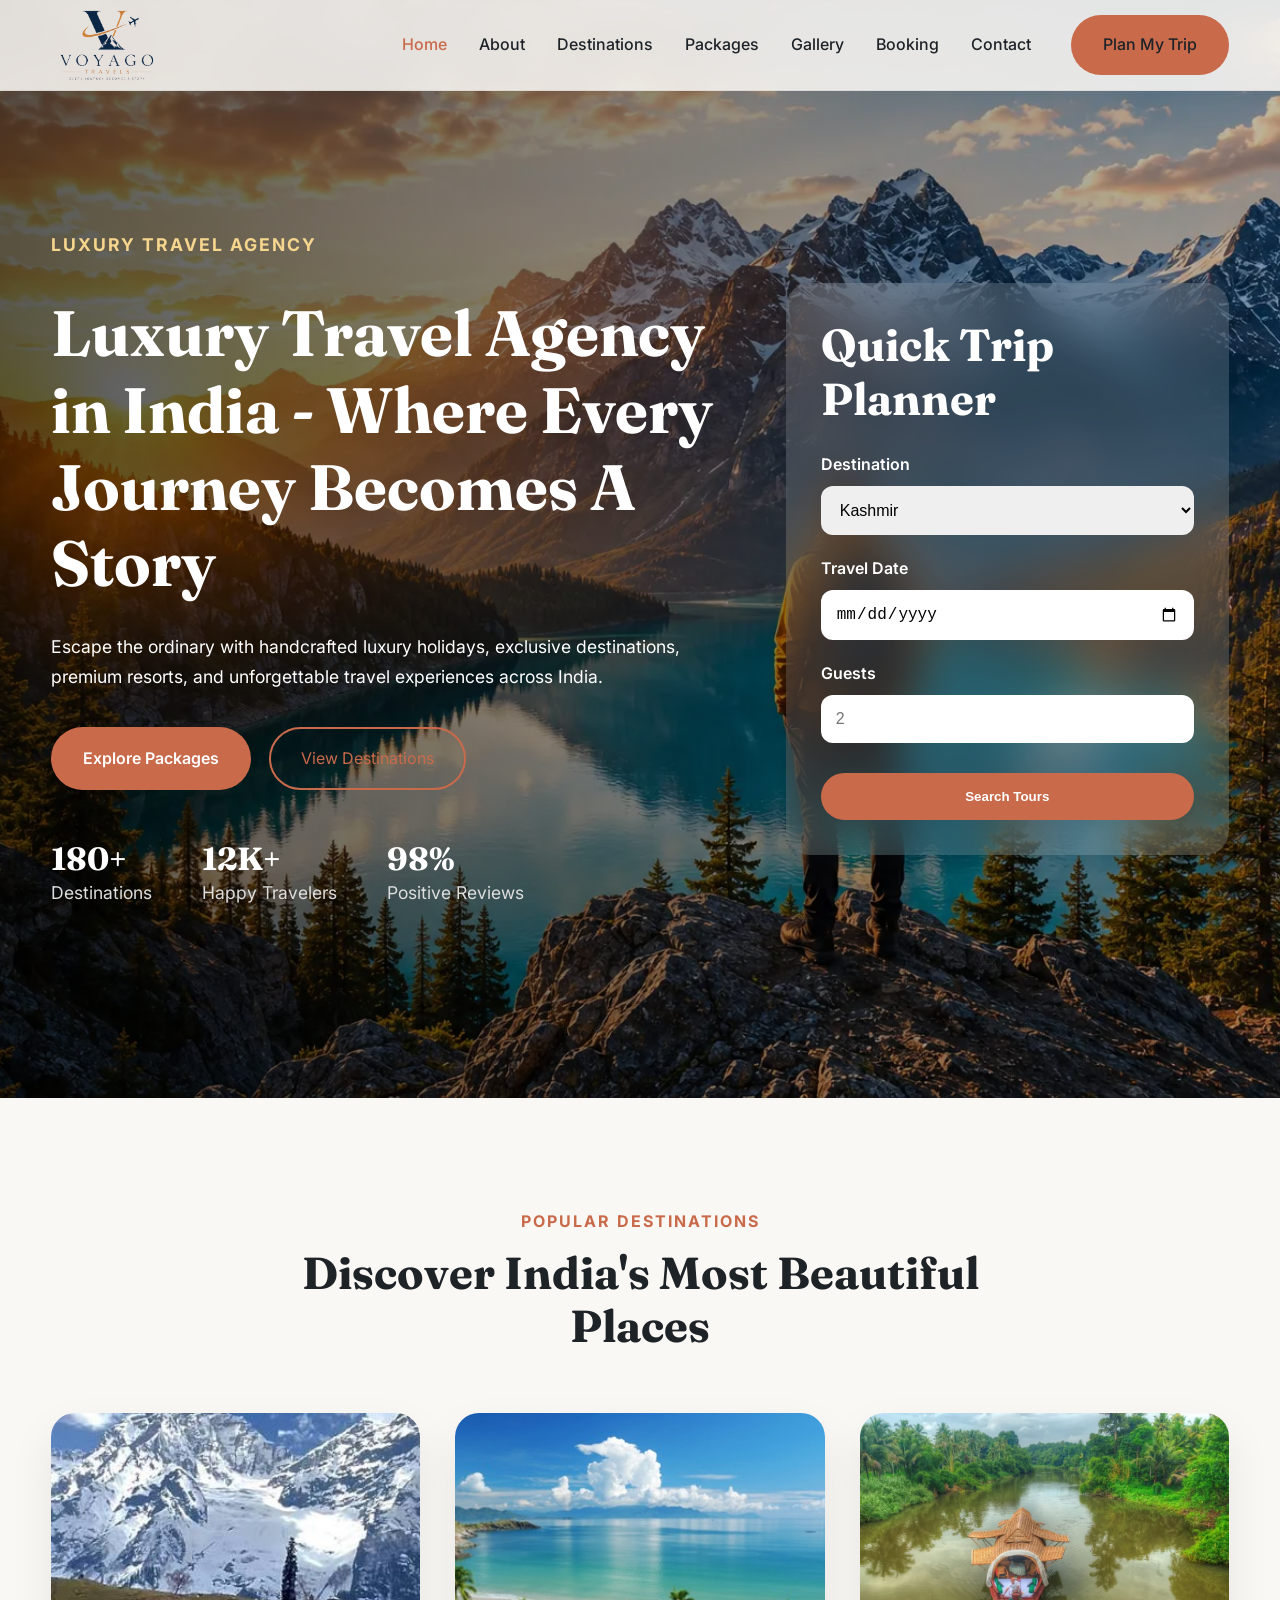
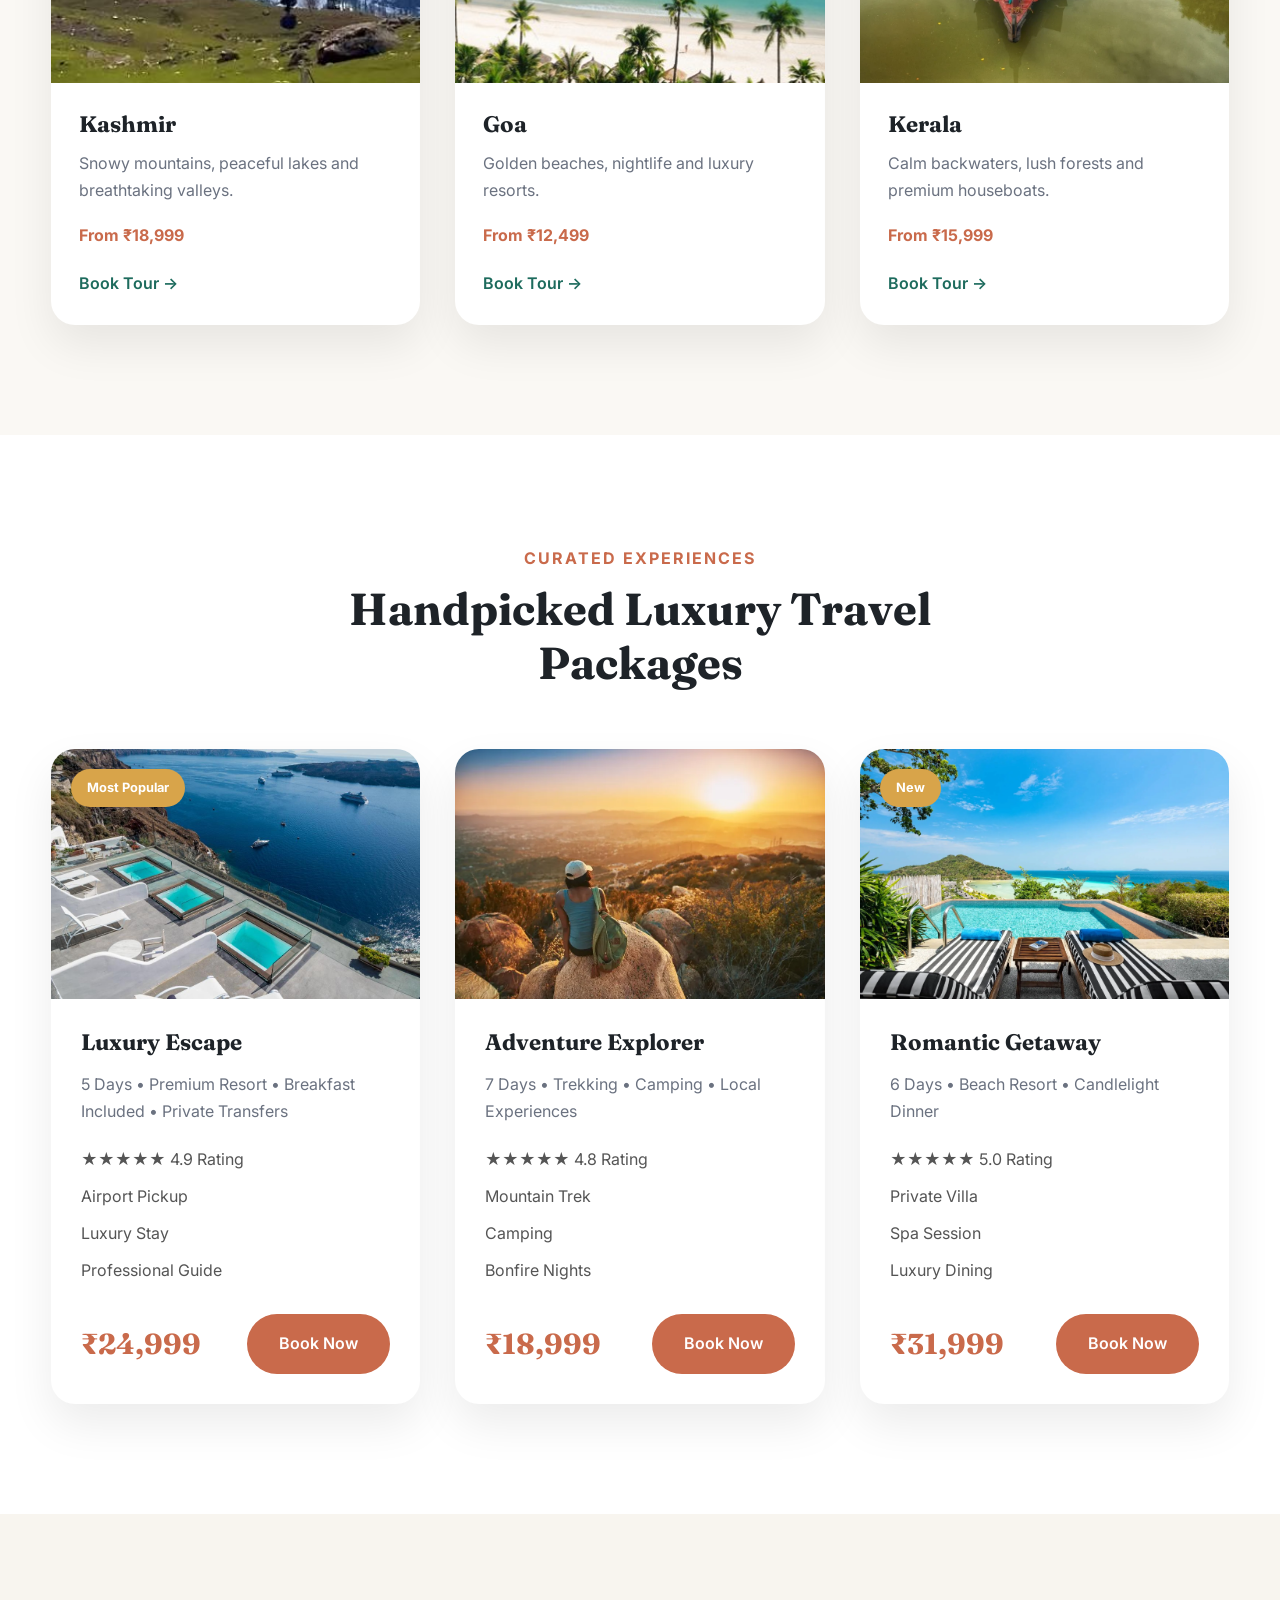
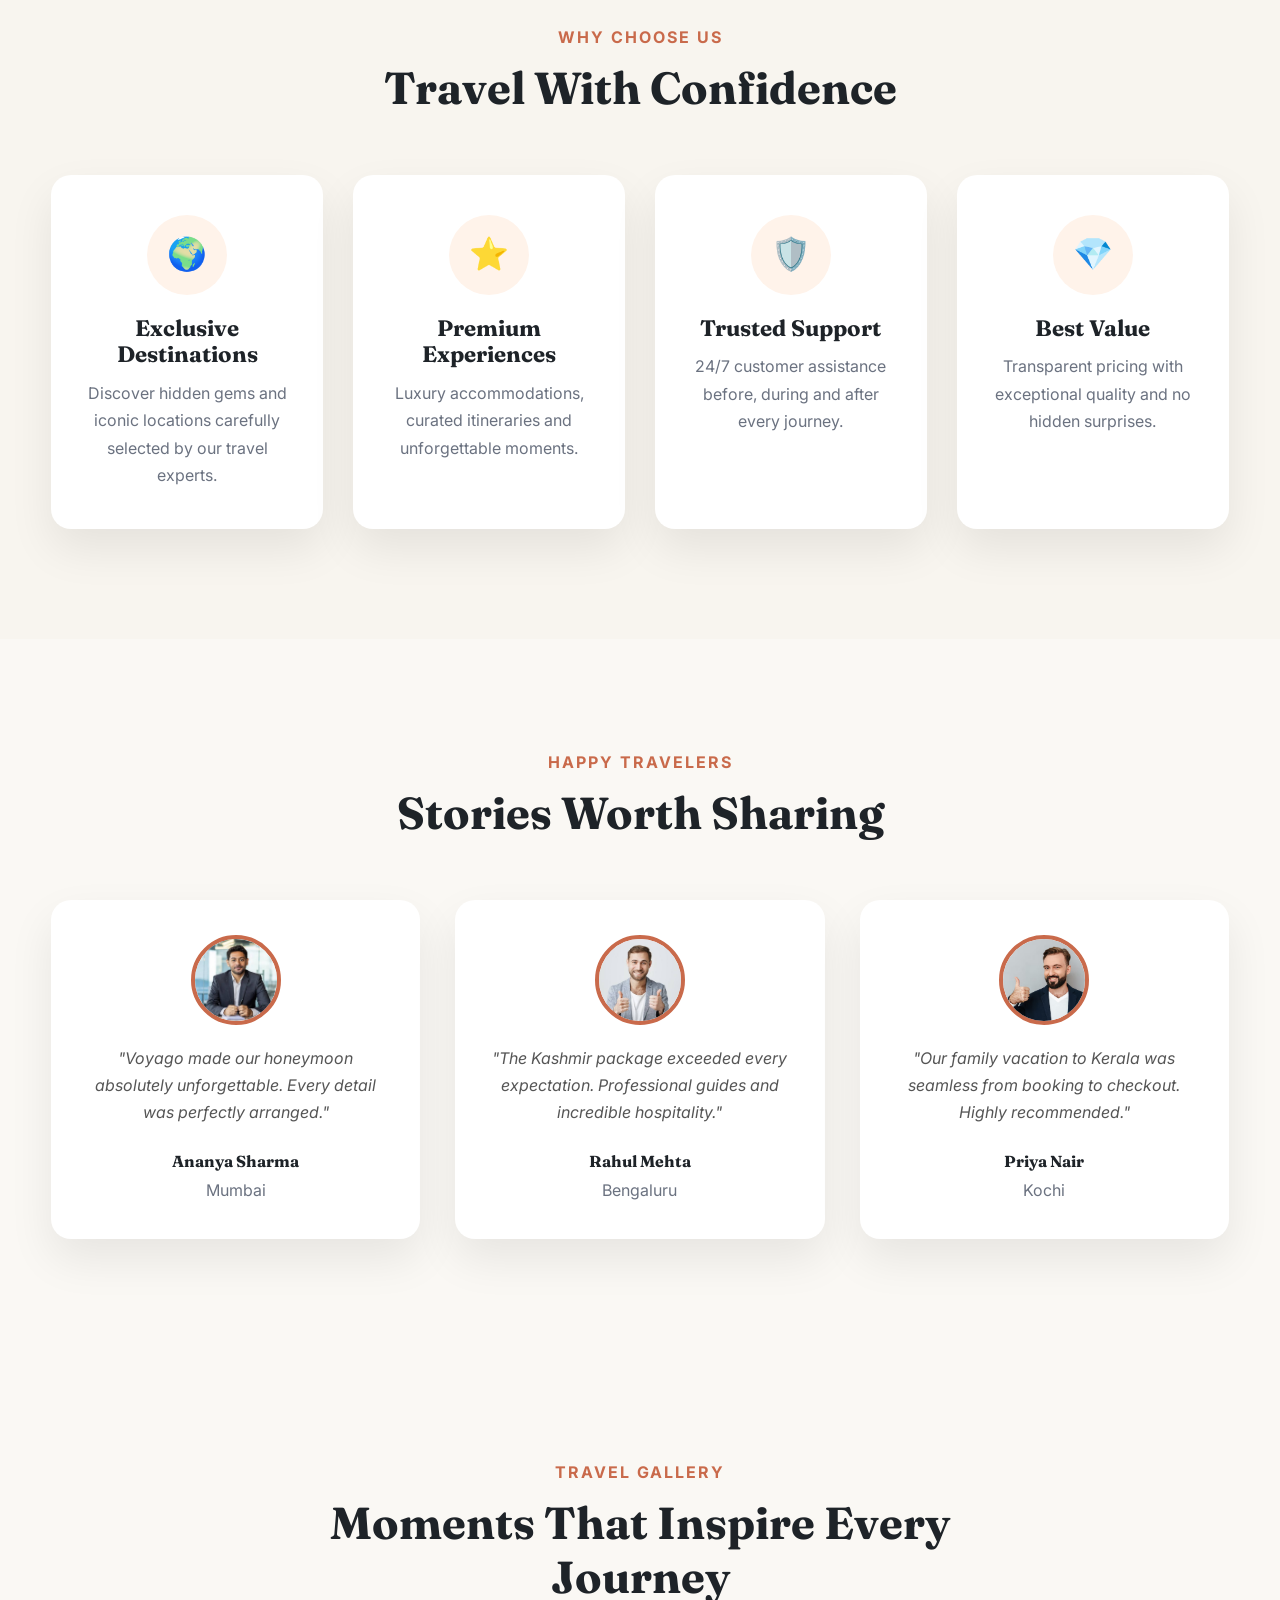
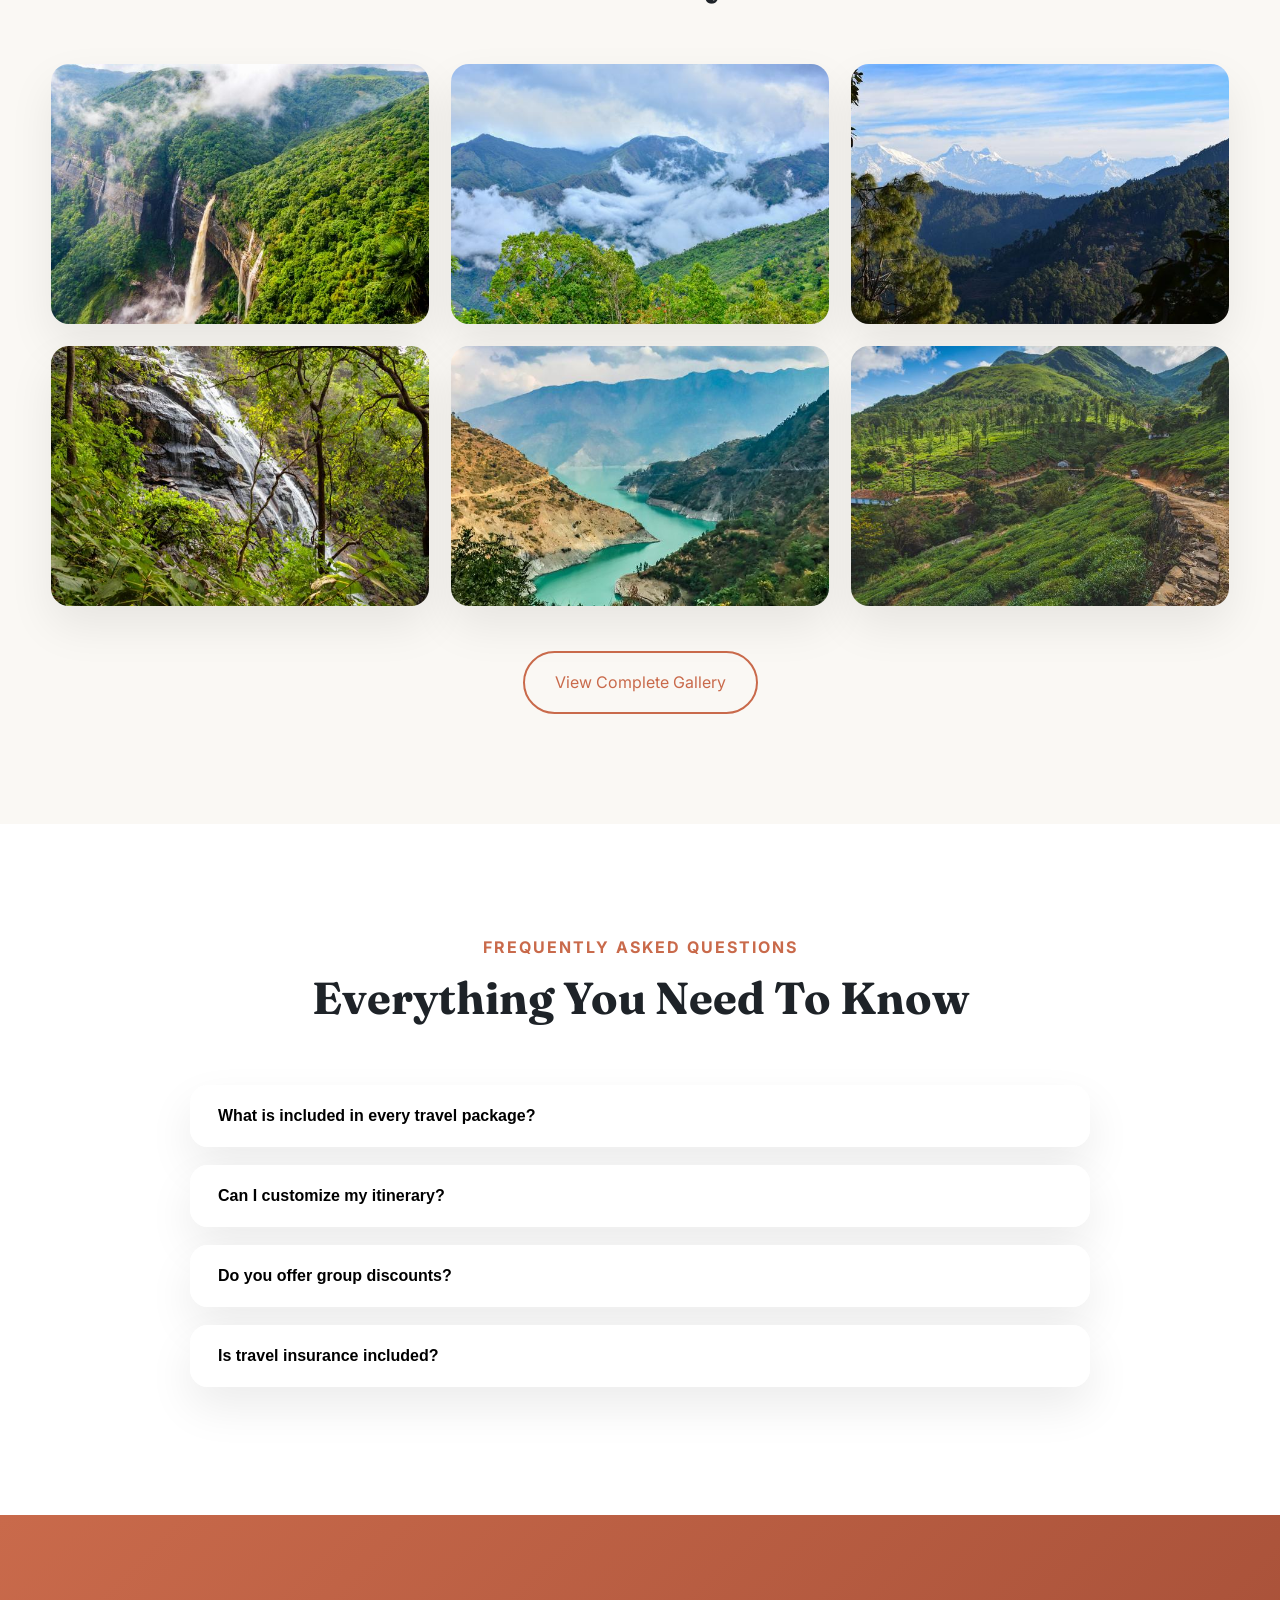
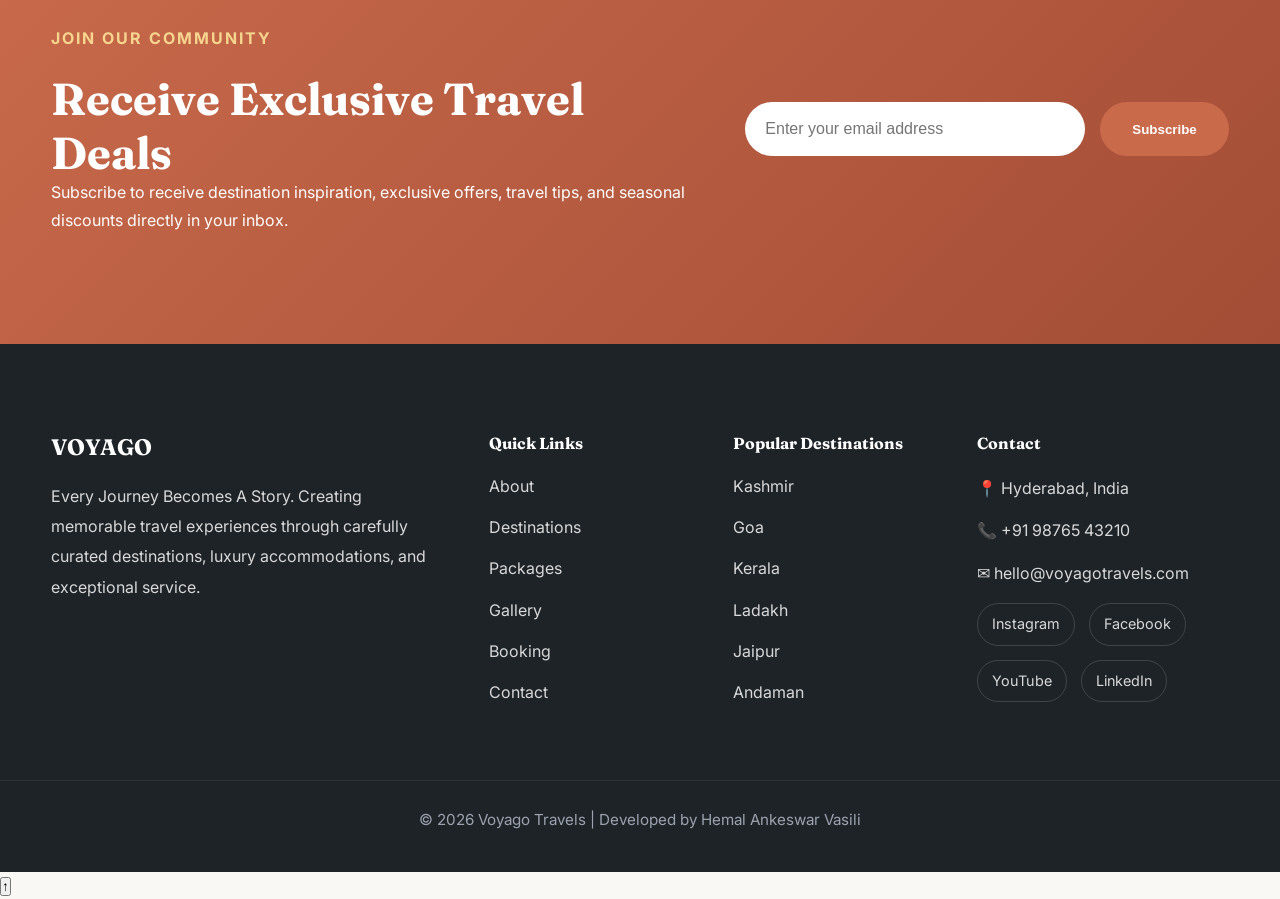
<file: index.html>
<!DOCTYPE html>
<html lang="en">

<head>

    <!-- Basic Meta -->
    <meta charset="UTF-8">
    <meta name="viewport" content="width=device-width, initial-scale=1.0">
    <meta name="author" content="Hemal Ankeswar Vasili">

    <!-- SEO -->
    <title>Voyago Travels | Luxury Travel Agency in India</title>

    <meta name="description"
        content="Luxury travel experiences across India with handcrafted tours, premium stays, unforgettable adventures and seamless booking.">

    <meta name="keywords"
        content="travel agency, luxury travel, India tours, holiday packages, Kashmir tours, Goa holidays, Kerala tourism, Ladakh trips, Voyago Travels">

    <link rel="canonical" href="https://voyago-travels.netlify.app/">

    <!-- Open Graph -->
    <meta property="og:title" content="Voyago Travels">
    <meta property="og:description" content="Luxury Travel Agency in India">
    <meta property="og:image" content="https://voyago-travels.netlify.app/assets/images/brand/logo.png">
    <meta property="og:type" content="website">
    <meta property="og:url" content="https://voyago-travels.netlify.app/">

    <!-- Twitter Card -->
    <meta name="twitter:card" content="summary_large_image">
    <meta name="twitter:title" content="Voyago Travels">
    <meta name="twitter:description" content="Luxury Travel Agency in India">
    <meta name="twitter:image" content="https://voyago-travels.netlify.app/assets/images/brand/logo.png">

    <!-- Favicon -->
    <link rel="icon" href="favicon.ico">

    <!-- Fonts -->
    <link rel="preconnect" href="https://fonts.googleapis.com">
    <link rel="preconnect" href="https://fonts.gstatic.com" crossorigin>

    <link href="https://fonts.googleapis.com/css2?family=Fraunces:wght@600;700&family=Inter:wght@300;400;500;600;700&display=swap"
        rel="stylesheet">

    <!-- Stylesheet -->
    <link rel="stylesheet" href="assets/css/main.css">

    <!-- Schema.org -->
    <script type="application/ld+json">
    {
      "@context":"https://schema.org",
      "@type":"TravelAgency",
      "name":"Voyago Travels",
      "url":"https://voyago-travels.netlify.app",
      "logo":"https://voyago-travels.netlify.app/assets/images/brand/logo.png",
      "description":"Luxury travel agency offering premium holiday packages across India."
    }
    </script>

</head>

<body>

<header class="header">

<div class="container">

<a href="index.html" class="logo">

<img
src="assets/images/brand/logo.png"
alt="Voyago Travels Logo"
class="logo-image">

</a>

<nav class="navbar">

<ul>

<li><a class="active" href="index.html">Home</a></li>

<li><a href="about.html">About</a></li>

<li><a href="destinations.html">Destinations</a></li>

<li><a href="packages.html">Packages</a></li>

<li><a href="gallery.html">Gallery</a></li>

<li><a href="booking.html">Booking</a></li>

<li><a href="contact.html">Contact</a></li>

</ul>

<a href="booking.html" class="primary-btn">

Plan My Trip

</a>

</nav>

</div>

</header>

<main>

<section class="hero">

<div class="hero-overlay"></div>

<div class="container hero-grid">

<div class="hero-content">

<p class="eyebrow">

Luxury Travel Agency

</p>

<h1>Luxury Travel Agency in India - Where Every Journey Becomes A Story</h1>

<p>

Escape the ordinary with handcrafted luxury holidays,
exclusive destinations,
premium resorts,
and unforgettable travel experiences across India.

</p>

<div class="hero-buttons">

<a href="packages.html" class="primary-btn">

Explore Packages

</a>

<a href="destinations.html" class="secondary-btn">

View Destinations

</a>

</div>

<div class="hero-features">

<div>

<h3>180+</h3>

<p>Destinations</p>

</div>

<div>

<h3>12K+</h3>

<p>Happy Travelers</p>

</div>

<div>

<h3>98%</h3>

<p>Positive Reviews</p>

</div>

</div>

</div>

<div class="hero-card">

<h2>

Quick Trip Planner

</h2>

<form>

<div class="form-group">

<label>Destination</label>

<select>

<option>Kashmir</option>

<option>Goa</option>

<option>Kerala</option>

<option>Ladakh</option>

<option>Jaipur</option>

<option>Andaman</option>

</select>

</div>

<div class="form-group">

<label>Travel Date</label>

<input type="date">

</div>

<div class="form-group">

<label>Guests</label>

<input
type="number"
placeholder="2">

</div>

<button class="primary-btn">

Search Tours

</button>

</form>

</div>

</div>

</section>

<section class="featured">

<div class="container">

<div class="section-title">

<p>

POPULAR DESTINATIONS

</p>

<h2>

Discover India's Most Beautiful Places

</h2>

</div>

<div class="destination-grid">

<article class="card">

<img
src="assets/images/destinations/kashmir.webp"
alt="Snow covered mountains of Kashmir">

<div class="card-content">

<h3>

Kashmir

</h3>

<p>

Snowy mountains, peaceful lakes and breathtaking valleys.

</p>

<span>

From ₹18,999

</span>

<a href="booking.html">

Book Tour →

</a>

</div>

</article>

<article class="card">

<img
src="assets/images/destinations/goa.webp"
alt="Luxury beach resort in Goa">

<div class="card-content">

<h3>

Goa

</h3>

<p>

Golden beaches, nightlife and luxury resorts.

</p>

<span>

From ₹12,499

</span>

<a href="booking.html">

Book Tour →

</a>

</div>

</article>

<article class="card">

<img
src="assets/images/destinations/kerala.webp"
alt="Kerala backwaters">

<div class="card-content">

<h3>

Kerala

</h3>

<p>

Calm backwaters, lush forests and premium houseboats.

</p>

<span>

From ₹15,999

</span>

<a href="booking.html">

Book Tour →

</a>

</div>

</article>

</div>

</div>

</section>

<section class="packages">

<div class="container">

<div class="section-title">

<p>CURATED EXPERIENCES</p>

<h2>Handpicked Luxury Travel Packages</h2>

</div>

<div class="package-grid">

<article class="package-card">

<div class="badge">Most Popular</div>

<img
src="assets/images/packages/luxury.webp"
alt="Luxury mountain resort">

<div class="package-content">

<h3>Luxury Escape</h3>

<p>
5 Days • Premium Resort • Breakfast Included • Private Transfers
</p>

<ul>

<li>★★★★★ 4.9 Rating</li>

<li>Airport Pickup</li>

<li>Luxury Stay</li>

<li>Professional Guide</li>

</ul>

<div class="price-row">

<h4>₹24,999</h4>

<a href="booking.html" class="primary-btn">
Book Now
</a>

</div>

</div>

</article>

<article class="package-card">

<img
src="assets/images/packages/adventure.webp"
alt="Adventure trekking experience">

<div class="package-content">

<h3>Adventure Explorer</h3>

<p>
7 Days • Trekking • Camping • Local Experiences
</p>

<ul>

<li>★★★★★ 4.8 Rating</li>

<li>Mountain Trek</li>

<li>Camping</li>

<li>Bonfire Nights</li>

</ul>

<div class="price-row">

<h4>₹18,999</h4>

<a href="booking.html" class="primary-btn">
Book Now
</a>

</div>

</div>

</article>

<article class="package-card">

<div class="badge">New</div>

<img
src="assets/images/packages/honeymoon.webp"
alt="Romantic honeymoon destination">

<div class="package-content">

<h3>Romantic Getaway</h3>

<p>
6 Days • Beach Resort • Candlelight Dinner
</p>

<ul>

<li>★★★★★ 5.0 Rating</li>

<li>Private Villa</li>

<li>Spa Session</li>

<li>Luxury Dining</li>

</ul>

<div class="price-row">

<h4>₹31,999</h4>

<a href="booking.html" class="primary-btn">
Book Now
</a>

</div>

</div>

</article>

</div>

</div>

</section>

<section class="why-us">

<div class="container">

<div class="section-title">

<p>WHY CHOOSE US</p>

<h2>Travel With Confidence</h2>

</div>

<div class="feature-grid">

<div class="feature-card">

<div class="feature-icon">🌍</div>

<h3>Exclusive Destinations</h3>

<p>
Discover hidden gems and iconic locations carefully selected by our travel experts.
</p>

</div>

<div class="feature-card">

<div class="feature-icon">⭐</div>

<h3>Premium Experiences</h3>

<p>
Luxury accommodations, curated itineraries and unforgettable moments.
</p>

</div>

<div class="feature-card">

<div class="feature-icon">🛡️</div>

<h3>Trusted Support</h3>

<p>
24/7 customer assistance before, during and after every journey.
</p>

</div>

<div class="feature-card">

<div class="feature-icon">💎</div>

<h3>Best Value</h3>

<p>
Transparent pricing with exceptional quality and no hidden surprises.
</p>

</div>

</div>

</div>

</section>

<section class="testimonials">

<div class="container">

<div class="section-title">

<p>HAPPY TRAVELERS</p>

<h2>Stories Worth Sharing</h2>

</div>

<div class="testimonial-grid">

<article class="testimonial-card">

<img
src="assets/images/testimonials/person1.webp"
alt="Customer portrait">

<p>

"Voyago made our honeymoon absolutely unforgettable. Every detail was perfectly arranged."

</p>

<h4>Ananya Sharma</h4>

<span>Mumbai</span>

</article>

<article class="testimonial-card">

<img
src="assets/images/testimonials/person2.webp"
alt="Customer portrait">

<p>

"The Kashmir package exceeded every expectation. Professional guides and incredible hospitality."

</p>

<h4>Rahul Mehta</h4>

<span>Bengaluru</span>

</article>

<article class="testimonial-card">

<img
src="assets/images/testimonials/person3.webp"
alt="Customer portrait">

<p>

"Our family vacation to Kerala was seamless from booking to checkout. Highly recommended."

</p>

<h4>Priya Nair</h4>

<span>Kochi</span>

</article>

</div>

</div>

</section>

<section class="gallery-preview">

<div class="container">

<div class="section-title">

<p>TRAVEL GALLERY</p>

<h2>Moments That Inspire Every Journey</h2>

</div>

<div class="gallery-grid">

<img src="assets/images/gallery/gallery1.webp"
alt="Luxury mountain sunrise"
loading="lazy">

<img src="assets/images/gallery/gallery2.webp"
alt="Crystal blue beach"
loading="lazy">

<img src="assets/images/gallery/gallery3.webp"
alt="Luxury resort swimming pool"
loading="lazy">

<img src="assets/images/gallery/gallery4.webp"
alt="Adventure trekking trail"
loading="lazy">

<img src="assets/images/gallery/gallery5.webp"
alt="Traditional houseboat in Kerala"
loading="lazy">

<img src="assets/images/gallery/gallery6.webp"
alt="Snow mountains in Ladakh"
loading="lazy">

</div>

<div class="gallery-button">

<a href="gallery.html" class="secondary-btn">

View Complete Gallery

</a>

</div>

</div>

</section>

<section class="faq">

<div class="container">

<div class="section-title">

<p>FREQUENTLY ASKED QUESTIONS</p>

<h2>Everything You Need To Know</h2>

</div>

<div class="faq-list">

<div class="faq-item">

<button class="faq-question">

What is included in every travel package?

</button>

<div class="faq-answer">

<p>

Every package includes accommodation,
local transportation,
professional assistance,
and carefully planned itineraries.
Package inclusions vary depending on the destination.

</p>

</div>

</div>

<div class="faq-item">

<button class="faq-question">

Can I customize my itinerary?

</button>

<div class="faq-answer">

<p>

Yes.
Every itinerary can be customized according to your travel preferences,
budget,
and schedule.

</p>

</div>

</div>

<div class="faq-item">

<button class="faq-question">

Do you offer group discounts?

</button>

<div class="faq-answer">

<p>

Absolutely.
Special pricing is available for family trips,
corporate tours,
college groups,
and large bookings.

</p>

</div>

</div>

<div class="faq-item">

<button class="faq-question">

Is travel insurance included?

</button>

<div class="faq-answer">

<p>

Optional travel insurance is available during booking for additional safety and peace of mind.

</p>

</div>

</div>

</div>

</div>

</section>

<section class="newsletter">

<div class="container newsletter-box">

<div>

<p class="eyebrow">

JOIN OUR COMMUNITY

</p>

<h2>

Receive Exclusive Travel Deals

</h2>

<p>

Subscribe to receive destination inspiration,
exclusive offers,
travel tips,
and seasonal discounts directly in your inbox.

</p>

</div>

<form class="newsletter-form">

<input
type="email"
placeholder="Enter your email address"
required>

<button
type="submit"
class="primary-btn">

Subscribe

</button>

</form>

</div>

</section>

</main>

<footer class="footer">

<div class="container footer-grid">

<div>

<h3>

VOYAGO

</h3>

<p>

Every Journey Becomes A Story.

Creating memorable travel experiences through carefully curated destinations,
luxury accommodations,
and exceptional service.

</p>

</div>

<div>

<h4>

Quick Links

</h4>

<ul>

<li><a href="about.html">About</a></li>

<li><a href="destinations.html">Destinations</a></li>

<li><a href="packages.html">Packages</a></li>

<li><a href="gallery.html">Gallery</a></li>

<li><a href="booking.html">Booking</a></li>

<li><a href="contact.html">Contact</a></li>

</ul>

</div>

<div>

<h4>

Popular Destinations

</h4>

<ul>

<li>Kashmir</li>

<li>Goa</li>

<li>Kerala</li>

<li>Ladakh</li>

<li>Jaipur</li>

<li>Andaman</li>

</ul>

</div>

<div>

<h4>

Contact

</h4>

<p>

📍 Hyderabad, India

</p>

<p>

📞 +91 98765 43210

</p>

<p>

✉ hello@voyagotravels.com

</p>

<div class="social-links">

<a href="#">Instagram</a>

<a href="#">Facebook</a>

<a href="#">YouTube</a>

<a href="#">LinkedIn</a>

</div>

</div>

</div>

<div class="copyright">

<p>

© 2026 Voyago Travels | Developed by Hemal Ankeswar Vasili

</p>

</div>

</footer>

<script src="assets/js/main.js"></script>

<!--Start of Tawk.to Script-->
<script type="text/javascript">
var Tawk_API=Tawk_API||{}, Tawk_LoadStart=new Date();
(function(){
var s1=document.createElement("script"),s0=document.getElementsByTagName("script")[0];
s1.async=true;
s1.src='https://embed.tawk.to/6a45aee3539b7e1d4b7d2c95/1jsg36adm';
s1.charset='UTF-8';
s1.setAttribute('crossorigin','*');
s0.parentNode.insertBefore(s1,s0);
})();
</script>
<!--End of Tawk.to Script-->

</body>

</html>
</file>
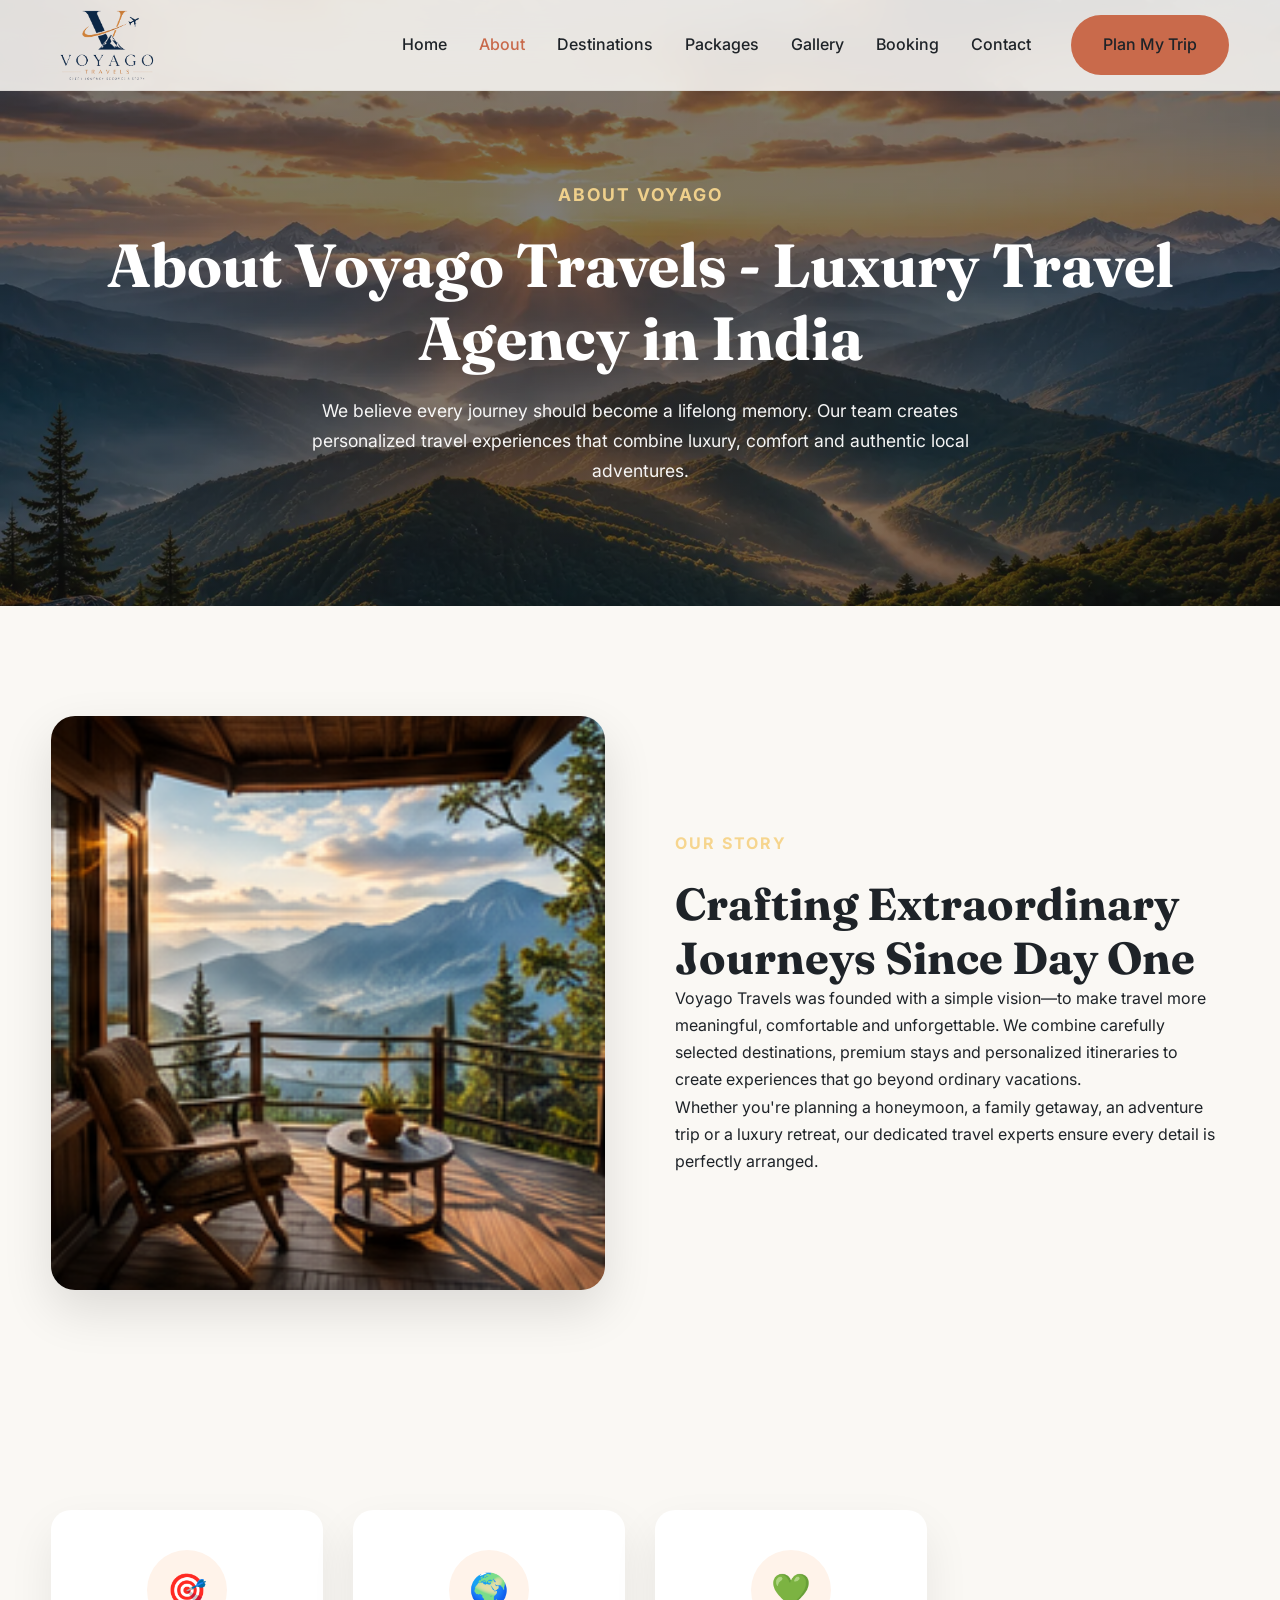
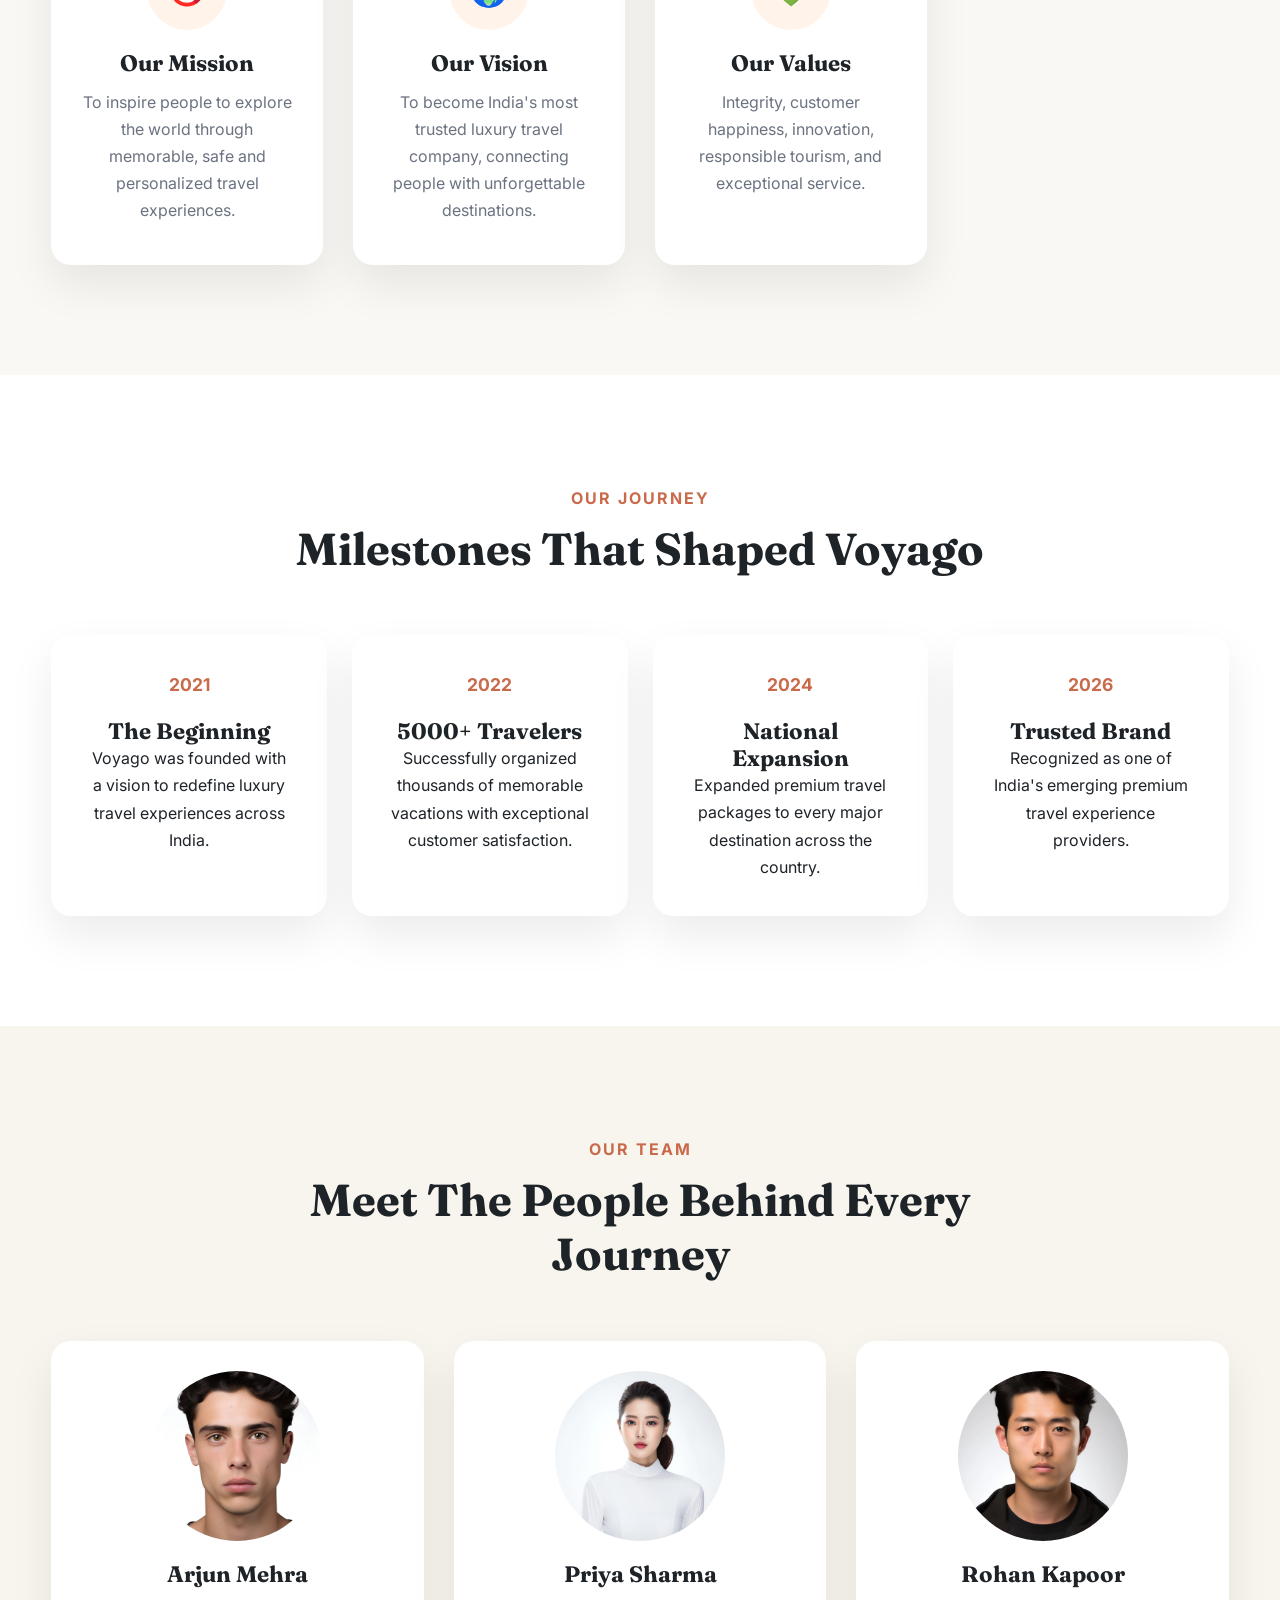
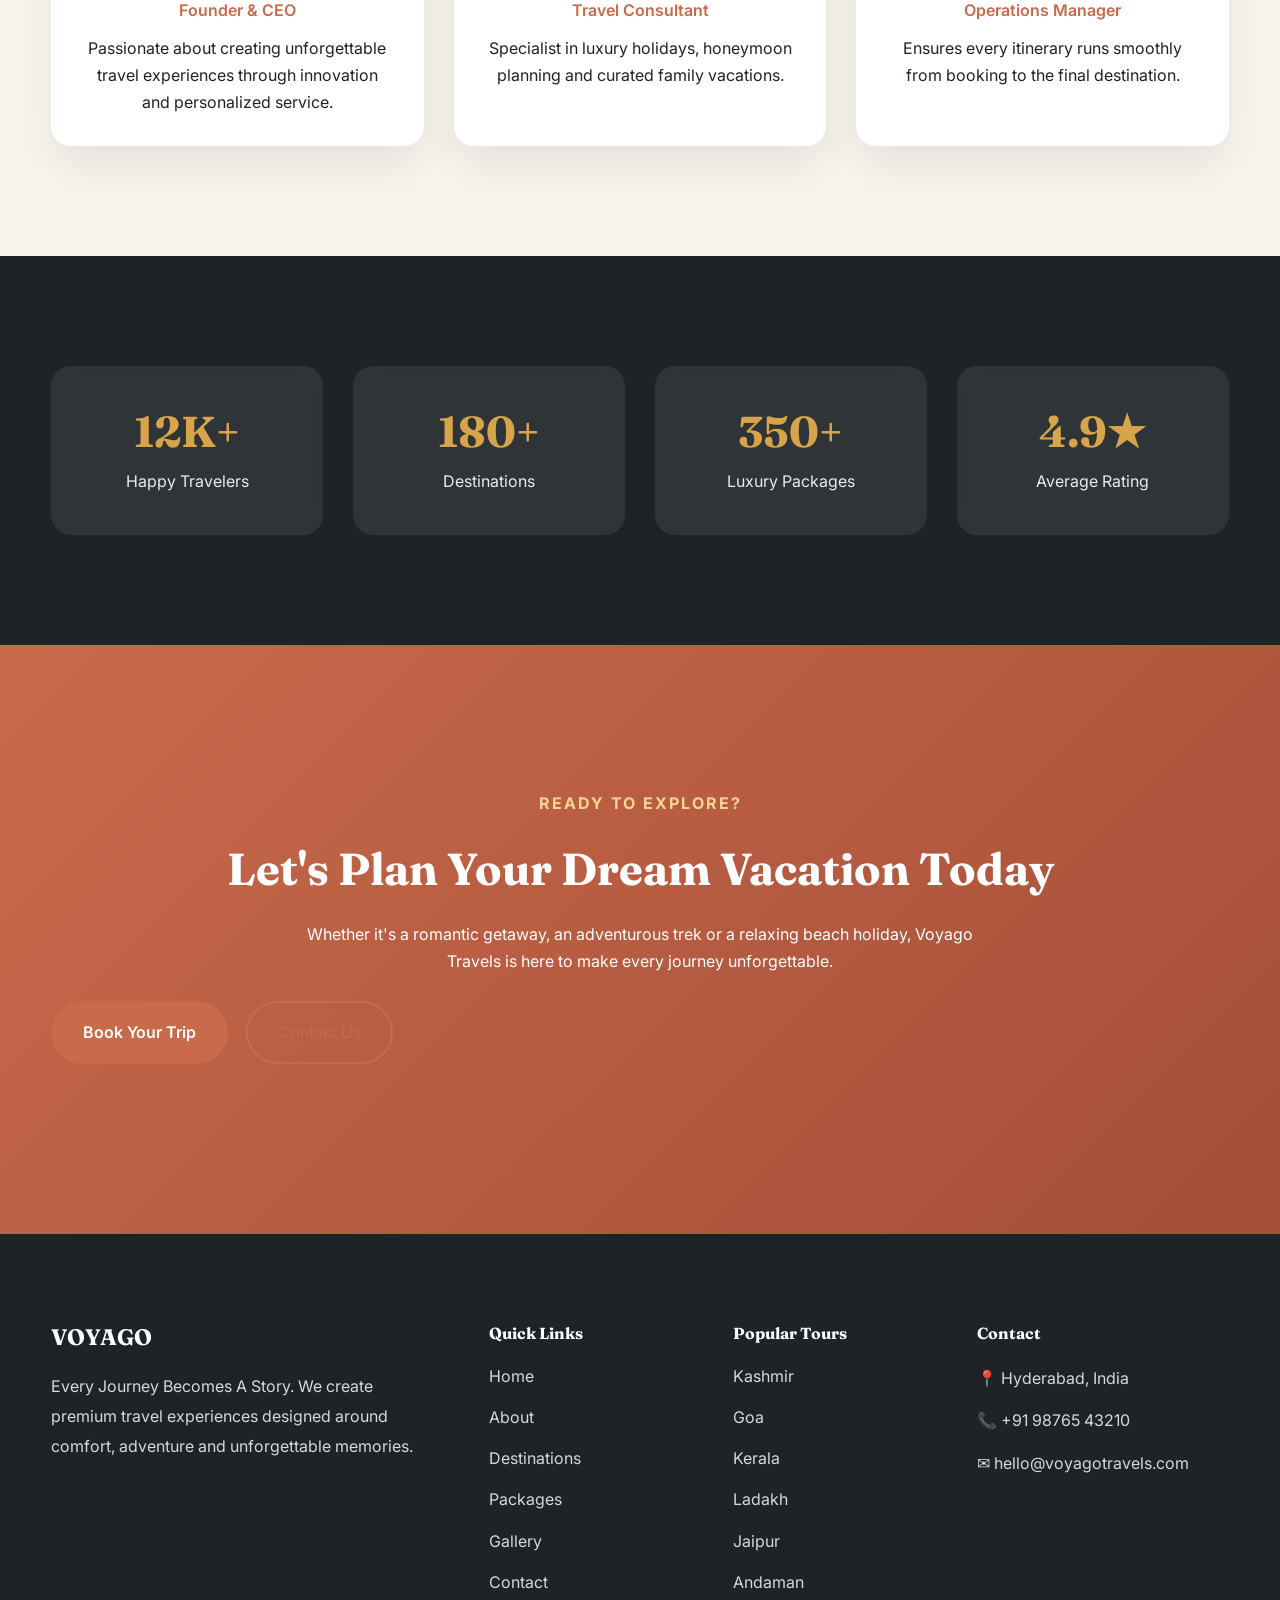
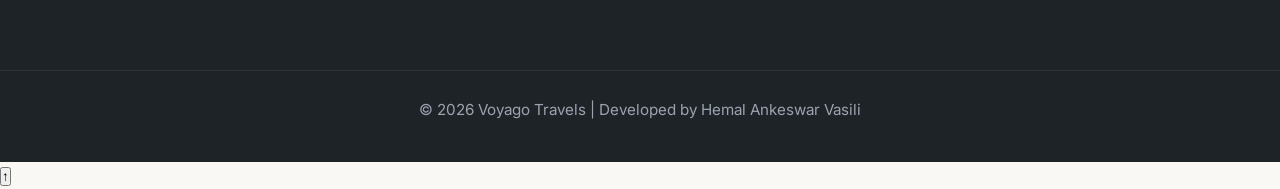
<file: about.html>
<!DOCTYPE html>
<html lang="en">

<head>

<meta charset="UTF-8">
<meta name="viewport" content="width=device-width, initial-scale=1.0">

<title>About Voyago Travels | Luxury Travel Agency in India | Our Story</title>

<meta name="description"
content="Learn about Voyago Travels, our mission, vision, and commitment to providing luxury travel experiences, holiday packages, and unforgettable tours across India.">

<meta name="keywords"
content="about Voyago Travels, travel agency, luxury travel, India tours, holiday packages">

<meta name="author" content="Hemal Ankeswar Vasili">

<link rel="canonical" href="https://voyago-travels.netlify.app/about.html">

<link rel="icon" href="favicon.ico">

<link rel="preconnect" href="https://fonts.googleapis.com">
<link rel="preconnect" href="https://fonts.gstatic.com" crossorigin>

<link href="https://fonts.googleapis.com/css2?family=Fraunces:wght@600;700&family=Inter:wght@300;400;500;600;700&display=swap" rel="stylesheet">

<link rel="stylesheet" href="assets/css/main.css">

</head>

<body>

<header class="header">

<div class="container">

<a href="index.html" class="logo">

<img
src="assets/images/brand/logo.png"
alt="Voyago Travels Logo"
class="logo-image">

</a>

<nav class="navbar">

<ul>

<li><a href="index.html">Home</a></li>

<li><a class="active" href="about.html">About</a></li>

<li><a href="destinations.html">Destinations</a></li>

<li><a href="packages.html">Packages</a></li>

<li><a href="gallery.html">Gallery</a></li>

<li><a href="booking.html">Booking</a></li>

<li><a href="contact.html">Contact</a></li>

</ul>

<a href="booking.html" class="primary-btn">

Plan My Trip

</a>

</nav>

</div>

</header>

<main>

<section class="page-hero">

<div class="container">

<p class="eyebrow">

ABOUT VOYAGO

</p>

<h1>About Voyago Travels - Luxury Travel Agency in India</h1>

<p>

We believe every journey should become a lifelong memory.
Our team creates personalized travel experiences that combine luxury,
comfort and authentic local adventures.

</p>

</div>

</section>

<section class="about-story">

<div class="container">

<div class="two-column">

<div>

<img
src="assets/images/about/about1.webp"
alt="Voyago travel consultants">

</div>

<div>

<p class="eyebrow">

OUR STORY

</p>

<h2>

Crafting Extraordinary Journeys Since Day One

</h2>

<p>

Voyago Travels was founded with a simple vision—to make travel more meaningful,
comfortable and unforgettable. We combine carefully selected destinations,
premium stays and personalized itineraries to create experiences that go beyond
ordinary vacations.

</p>

<p>

Whether you're planning a honeymoon, a family getaway,
an adventure trip or a luxury retreat,
our dedicated travel experts ensure every detail is perfectly arranged.

</p>

</div>

</div>

</div>

</section>

<section class="mission">

<div class="container">

<div class="feature-grid">

<div class="feature-card">

<div class="feature-icon">🎯</div>

<h3>

Our Mission

</h3>

<p>

To inspire people to explore the world through memorable,
safe and personalized travel experiences.

</p>

</div>

<div class="feature-card">

<div class="feature-icon">🌍</div>

<h3>

Our Vision

</h3>

<p>

To become India's most trusted luxury travel company,
connecting people with unforgettable destinations.

</p>

</div>

<div class="feature-card">

<div class="feature-icon">💚</div>

<h3>

Our Values

</h3>

<p>

Integrity,
customer happiness,
innovation,
responsible tourism,
and exceptional service.

</p>

</div>

</div>

</div>

</section>

<section class="timeline">

<div class="container">

<div class="section-title">

<p>OUR JOURNEY</p>

<h2>Milestones That Shaped Voyago</h2>

</div>

<div class="timeline-grid">

<div class="timeline-card">

<span>2021</span>

<h3>The Beginning</h3>

<p>

Voyago was founded with a vision to redefine luxury travel experiences across India.

</p>

</div>

<div class="timeline-card">

<span>2022</span>

<h3>5000+ Travelers</h3>

<p>

Successfully organized thousands of memorable vacations with exceptional customer satisfaction.

</p>

</div>

<div class="timeline-card">

<span>2024</span>

<h3>National Expansion</h3>

<p>

Expanded premium travel packages to every major destination across the country.

</p>

</div>

<div class="timeline-card">

<span>2026</span>

<h3>Trusted Brand</h3>

<p>

Recognized as one of India's emerging premium travel experience providers.

</p>

</div>

</div>

</div>

</section>

<section class="team">

<div class="container">

<div class="section-title">

<p>OUR TEAM</p>

<h2>Meet The People Behind Every Journey</h2>

</div>

<div class="team-grid">

<div class="team-card">

<img
src="assets/images/team/team1.webp"
alt="Founder">

<h3>Arjun Mehra</h3>

<span>Founder & CEO</span>

<p>

Passionate about creating unforgettable travel experiences through innovation and personalized service.

</p>

</div>

<div class="team-card">

<img
src="assets/images/team/team2.webp"
alt="Travel Consultant">

<h3>Priya Sharma</h3>

<span>Travel Consultant</span>

<p>

Specialist in luxury holidays, honeymoon planning and curated family vacations.

</p>

</div>

<div class="team-card">

<img
src="assets/images/team/team3.webp"
alt="Operations Manager">

<h3>Rohan Kapoor</h3>

<span>Operations Manager</span>

<p>

Ensures every itinerary runs smoothly from booking to the final destination.

</p>

</div>

</div>

</div>

</section>

<section class="company-stats">

<div class="container">

<div class="stats-grid">

<div class="stat-card">

<h2>12K+</h2>

<p>Happy Travelers</p>

</div>

<div class="stat-card">

<h2>180+</h2>

<p>Destinations</p>

</div>

<div class="stat-card">

<h2>350+</h2>

<p>Luxury Packages</p>

</div>

<div class="stat-card">

<h2>4.9★</h2>

<p>Average Rating</p>

</div>

</div>

</div>

</section>

<section class="cta">

<div class="container text-center">

<p class="eyebrow">

READY TO EXPLORE?

</p>

<h2>

Let's Plan Your Dream Vacation Today

</h2>

<p>

Whether it's a romantic getaway, an adventurous trek or a relaxing beach holiday,
Voyago Travels is here to make every journey unforgettable.

</p>

<div class="hero-buttons">

<a href="booking.html" class="primary-btn">

Book Your Trip

</a>

<a href="contact.html" class="secondary-btn">

Contact Us

</a>

</div>

</div>

</section>

</main>

<footer class="footer">

<div class="container footer-grid">

<div>

<h3>VOYAGO</h3>

<p>

Every Journey Becomes A Story.

We create premium travel experiences designed around comfort,
adventure and unforgettable memories.

</p>

</div>

<div>

<h4>Quick Links</h4>

<ul>

<li><a href="index.html">Home</a></li>

<li><a href="about.html">About</a></li>

<li><a href="destinations.html">Destinations</a></li>

<li><a href="packages.html">Packages</a></li>

<li><a href="gallery.html">Gallery</a></li>

<li><a href="contact.html">Contact</a></li>

</ul>

</div>

<div>

<h4>Popular Tours</h4>

<ul>

<li>Kashmir</li>

<li>Goa</li>

<li>Kerala</li>

<li>Ladakh</li>

<li>Jaipur</li>

<li>Andaman</li>

</ul>

</div>

<div>

<h4>Contact</h4>

<p>📍 Hyderabad, India</p>

<p>📞 +91 98765 43210</p>

<p>✉ hello@voyagotravels.com</p>

</div>

</div>

<div class="copyright">

<p>

© 2026 Voyago Travels | Developed by Hemal Ankeswar Vasili

</p>

</div>

</footer>

<script src="assets/js/main.js"></script>

<!--Start of Tawk.to Script-->
<script type="text/javascript">
var Tawk_API=Tawk_API||{}, Tawk_LoadStart=new Date();
(function(){
var s1=document.createElement("script"),s0=document.getElementsByTagName("script")[0];
s1.async=true;
s1.src='https://embed.tawk.to/6a45aee3539b7e1d4b7d2c95/1jsg36adm';
s1.charset='UTF-8';
s1.setAttribute('crossorigin','*');
s0.parentNode.insertBefore(s1,s0);
})();
</script>
<!--End of Tawk.to Script-->

</body>

</html>
</file>
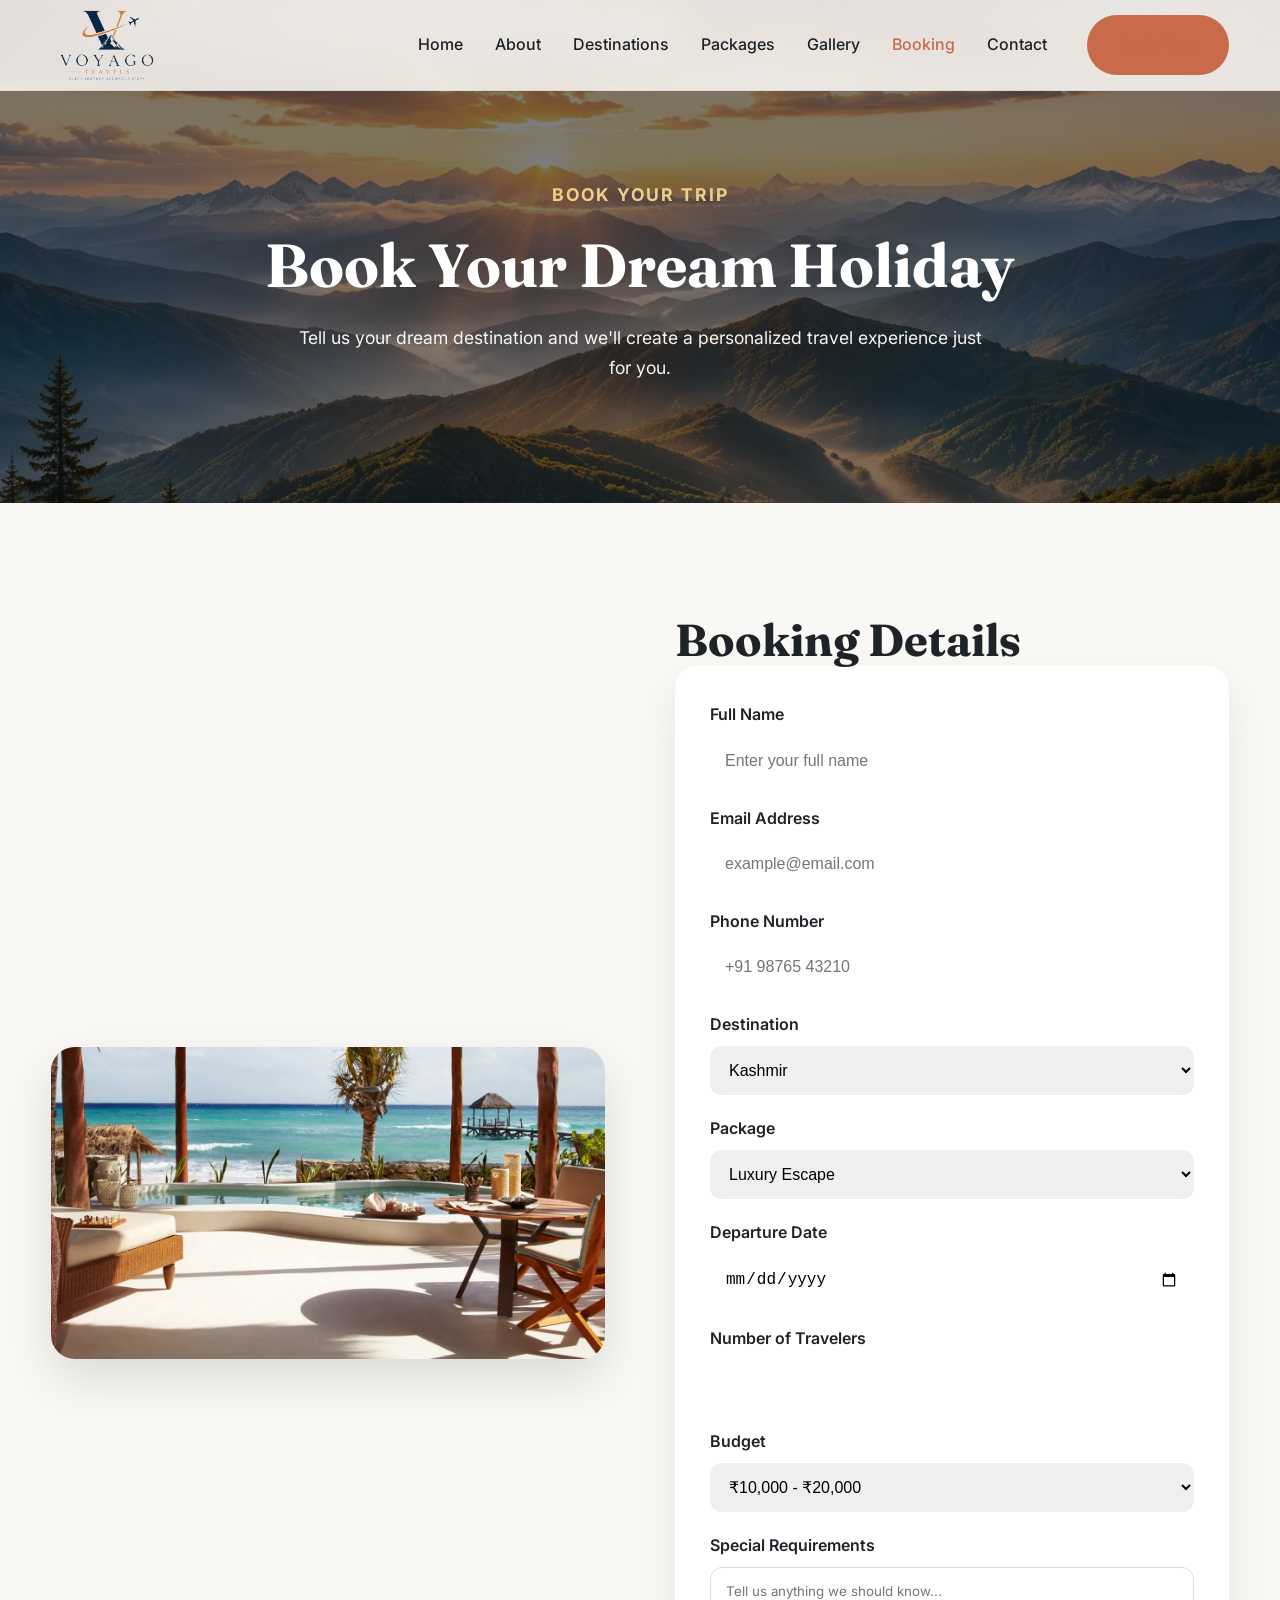
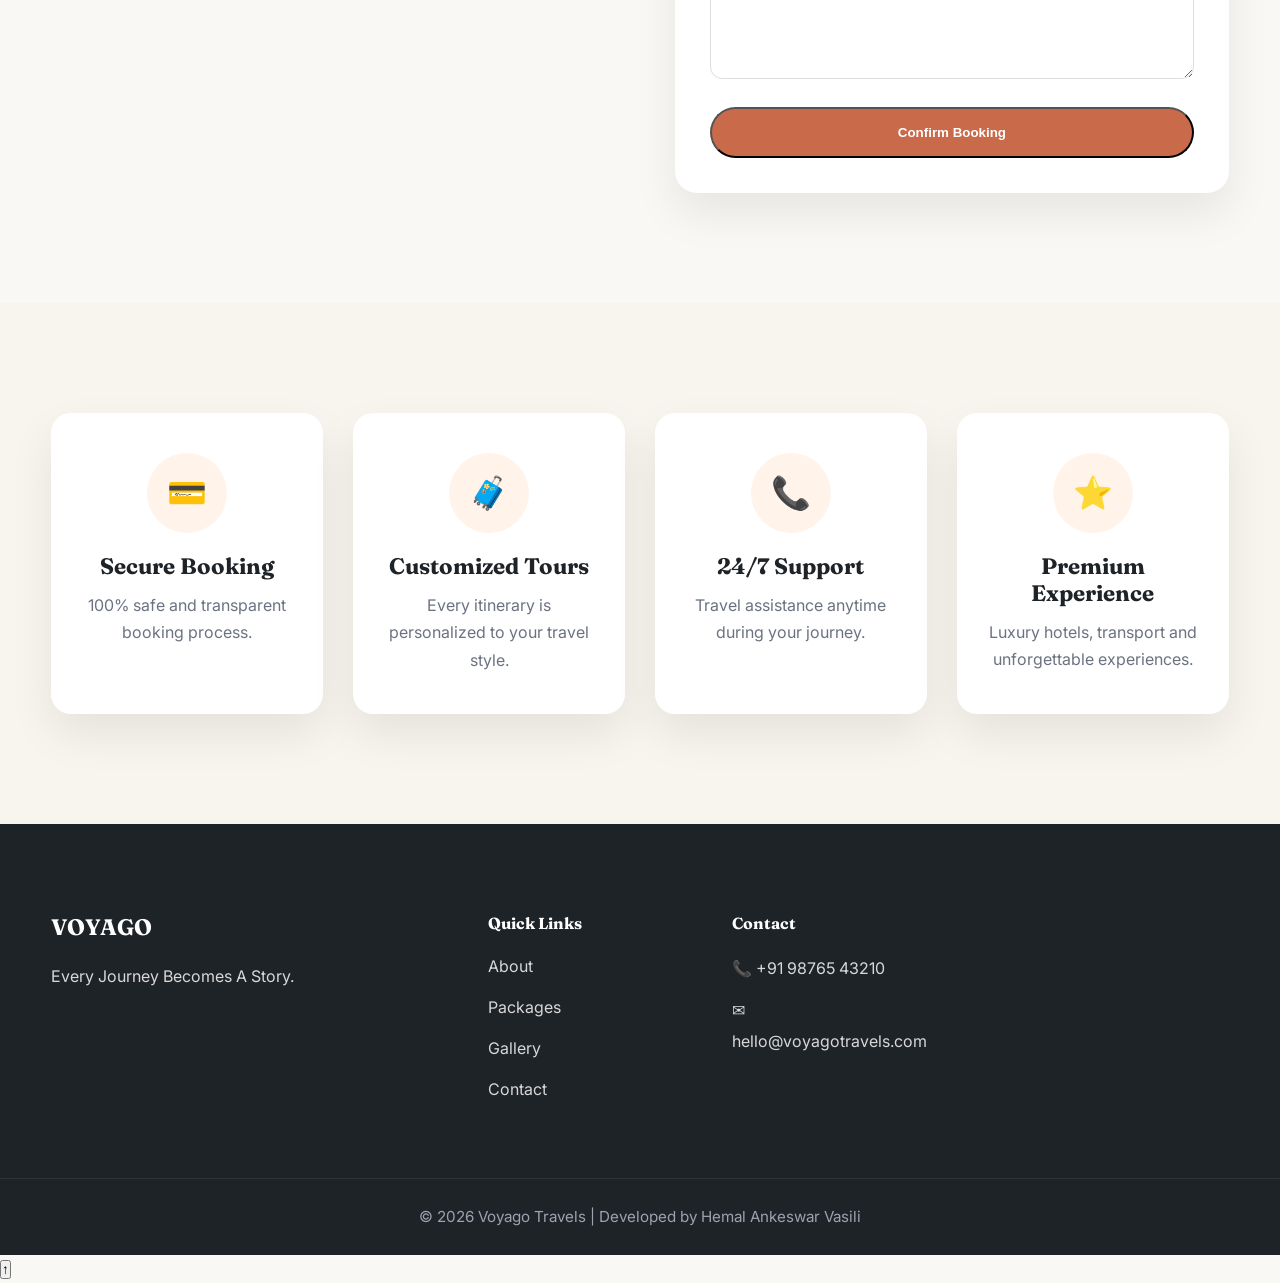
<file: booking.html>
<!DOCTYPE html>
<html lang="en">

<head>

    <!-- Basic Meta -->
    <meta charset="UTF-8">
    <meta name="viewport" content="width=device-width, initial-scale=1.0">
    <meta name="author" content="Hemal Ankeswar Vasili">

    <!-- SEO -->
    <title>Book Your Luxury Holiday | Voyago Travels | Online Tour Booking</title>

    <meta name="description"
        content="Book your dream vacation with Voyago Travels. Reserve luxury holiday packages, adventure tours, honeymoon trips, and customized travel experiences across India.">

    <meta name="keywords"
        content="travel booking, holiday booking India, luxury travel, tour packages, honeymoon packages, Voyago Travels">

    <link rel="canonical" href="https://voyago-travels.netlify.app/booking.html">

    <!-- Open Graph -->
    <meta property="og:title" content="Book Your Trip | Voyago Travels">
    <meta property="og:description" content="Book luxury holiday packages and unforgettable travel experiences across India.">
    <meta property="og:image" content="https://voyago-travels.netlify.app/assets/images/brand/logo.png">
    <meta property="og:type" content="website">
    <meta property="og:url" content="https://voyago-travels.netlify.app/booking.html">

    <!-- Twitter Card -->
    <meta name="twitter:card" content="summary_large_image">
    <meta name="twitter:title" content="Book Your Trip | Voyago Travels">
    <meta name="twitter:description" content="Book luxury holiday packages and unforgettable travel experiences across India.">
    <meta name="twitter:image" content="https://voyago-travels.netlify.app/assets/images/brand/logo.png">

    <!-- Favicon -->
    <link rel="icon" href="favicon.ico">

    <!-- Fonts -->
    <link rel="preconnect" href="https://fonts.googleapis.com">
    <link rel="preconnect" href="https://fonts.gstatic.com" crossorigin>

    <link href="https://fonts.googleapis.com/css2?family=Fraunces:wght@600;700&family=Inter:wght@300;400;500;600;700&display=swap"
        rel="stylesheet">

    <!-- Styles -->
    <link rel="stylesheet" href="assets/css/main.css">

</head>

<body>

<header class="header">

<div class="container">

<a href="index.html" class="logo">

<img
src="assets/images/brand/logo.png"
alt="Voyago Travels Logo"
class="logo-image">

</a>

<nav class="navbar">

<ul>

<li><a href="index.html">Home</a></li>
<li><a href="about.html">About</a></li>
<li><a href="destinations.html">Destinations</a></li>
<li><a href="packages.html">Packages</a></li>
<li><a href="gallery.html">Gallery</a></li>
<li><a class="active" href="booking.html">Booking</a></li>
<li><a href="contact.html">Contact</a></li>

</ul>

<a href="booking.html" class="primary-btn">

Book Now

</a>

</nav>

</div>

</header>

<main>

<section class="page-hero">

<div class="container">

<p class="eyebrow">

BOOK YOUR TRIP

</p>

<h1>Book Your Dream Holiday</h1>

<p>

Tell us your dream destination and we'll create a personalized travel experience just for you.

</p>

</div>

</section>

<section class="booking-section">

<div class="container">

<div class="two-column">

<div>

<img src="assets/images/booking/booking.webp"
alt="Luxury travel booking">

</div>

<div>

<h2>

Booking Details

</h2>

<form class="booking-form">

<div class="form-group">

<label>Full Name</label>

<input
type="text"
placeholder="Enter your full name"
required>

</div>

<div class="form-group">

<label>Email Address</label>

<input
type="email"
placeholder="example@email.com"
required>

</div>

<div class="form-group">

<label>Phone Number</label>

<input
type="tel"
placeholder="+91 98765 43210"
required>

</div>

<div class="form-group">

<label>Destination</label>

<select required>

<option>Kashmir</option>
<option>Goa</option>
<option>Kerala</option>
<option>Ladakh</option>
<option>Jaipur</option>
<option>Andaman</option>

</select>

</div>

<div class="form-group">

<label>Package</label>

<select>

<option>Luxury Escape</option>
<option>Adventure Explorer</option>
<option>Family Vacation</option>
<option>Romantic Honeymoon</option>
<option>Weekend Escape</option>

</select>

</div>

<div class="form-group">

<label>Departure Date</label>

<input
type="date"
required>

</div>

<div class="form-group">

<label>Number of Travelers</label>

<input
type="number"
min="1"
max="20"
required>

</div>

<div class="form-group">

<label>Budget</label>

<select>

<option>₹10,000 - ₹20,000</option>
<option>₹20,000 - ₹40,000</option>
<option>₹40,000 - ₹60,000</option>
<option>₹60,000+</option>

</select>

</div>

<div class="form-group">

<label>Special Requirements</label>

<textarea
rows="5"
placeholder="Tell us anything we should know..."></textarea>

</div>

<button
type="submit"
class="primary-btn full-width">

Confirm Booking

</button>

</form>

</div>

</div>

</div>

</section>

<section class="why-us">

<div class="container">

<div class="feature-grid">

<div class="feature-card">

<div class="feature-icon">💳</div>

<h3>Secure Booking</h3>

<p>

100% safe and transparent booking process.

</p>

</div>

<div class="feature-card">

<div class="feature-icon">🧳</div>

<h3>Customized Tours</h3>

<p>

Every itinerary is personalized to your travel style.

</p>

</div>

<div class="feature-card">

<div class="feature-icon">📞</div>

<h3>24/7 Support</h3>

<p>

Travel assistance anytime during your journey.

</p>

</div>

<div class="feature-card">

<div class="feature-icon">⭐</div>

<h3>Premium Experience</h3>

<p>

Luxury hotels, transport and unforgettable experiences.

</p>

</div>

</div>

</div>

</section>

</main>

<footer class="footer">

<div class="container footer-grid">

<div>

<h3>VOYAGO</h3>

<p>

Every Journey Becomes A Story.

</p>

</div>

<div>

<h4>Quick Links</h4>

<ul>

<li><a href="about.html">About</a></li>
<li><a href="packages.html">Packages</a></li>
<li><a href="gallery.html">Gallery</a></li>
<li><a href="contact.html">Contact</a></li>

</ul>

</div>

<div>

<h4>Contact</h4>

<p>📞 +91 98765 43210</p>

<p>✉ hello@voyagotravels.com</p>

</div>

</div>

<div class="copyright">

© 2026 Voyago Travels | Developed by Hemal Ankeswar Vasili

</div>

</footer>

<script src="assets/js/main.js"></script>

<!--Start of Tawk.to Script-->
<script type="text/javascript">
var Tawk_API=Tawk_API||{}, Tawk_LoadStart=new Date();
(function(){
var s1=document.createElement("script"),s0=document.getElementsByTagName("script")[0];
s1.async=true;
s1.src='https://embed.tawk.to/6a45aee3539b7e1d4b7d2c95/1jsg36adm';
s1.charset='UTF-8';
s1.setAttribute('crossorigin','*');
s0.parentNode.insertBefore(s1,s0);
})();
</script>
<!--End of Tawk.to Script-->

</body>

</html>
</file>
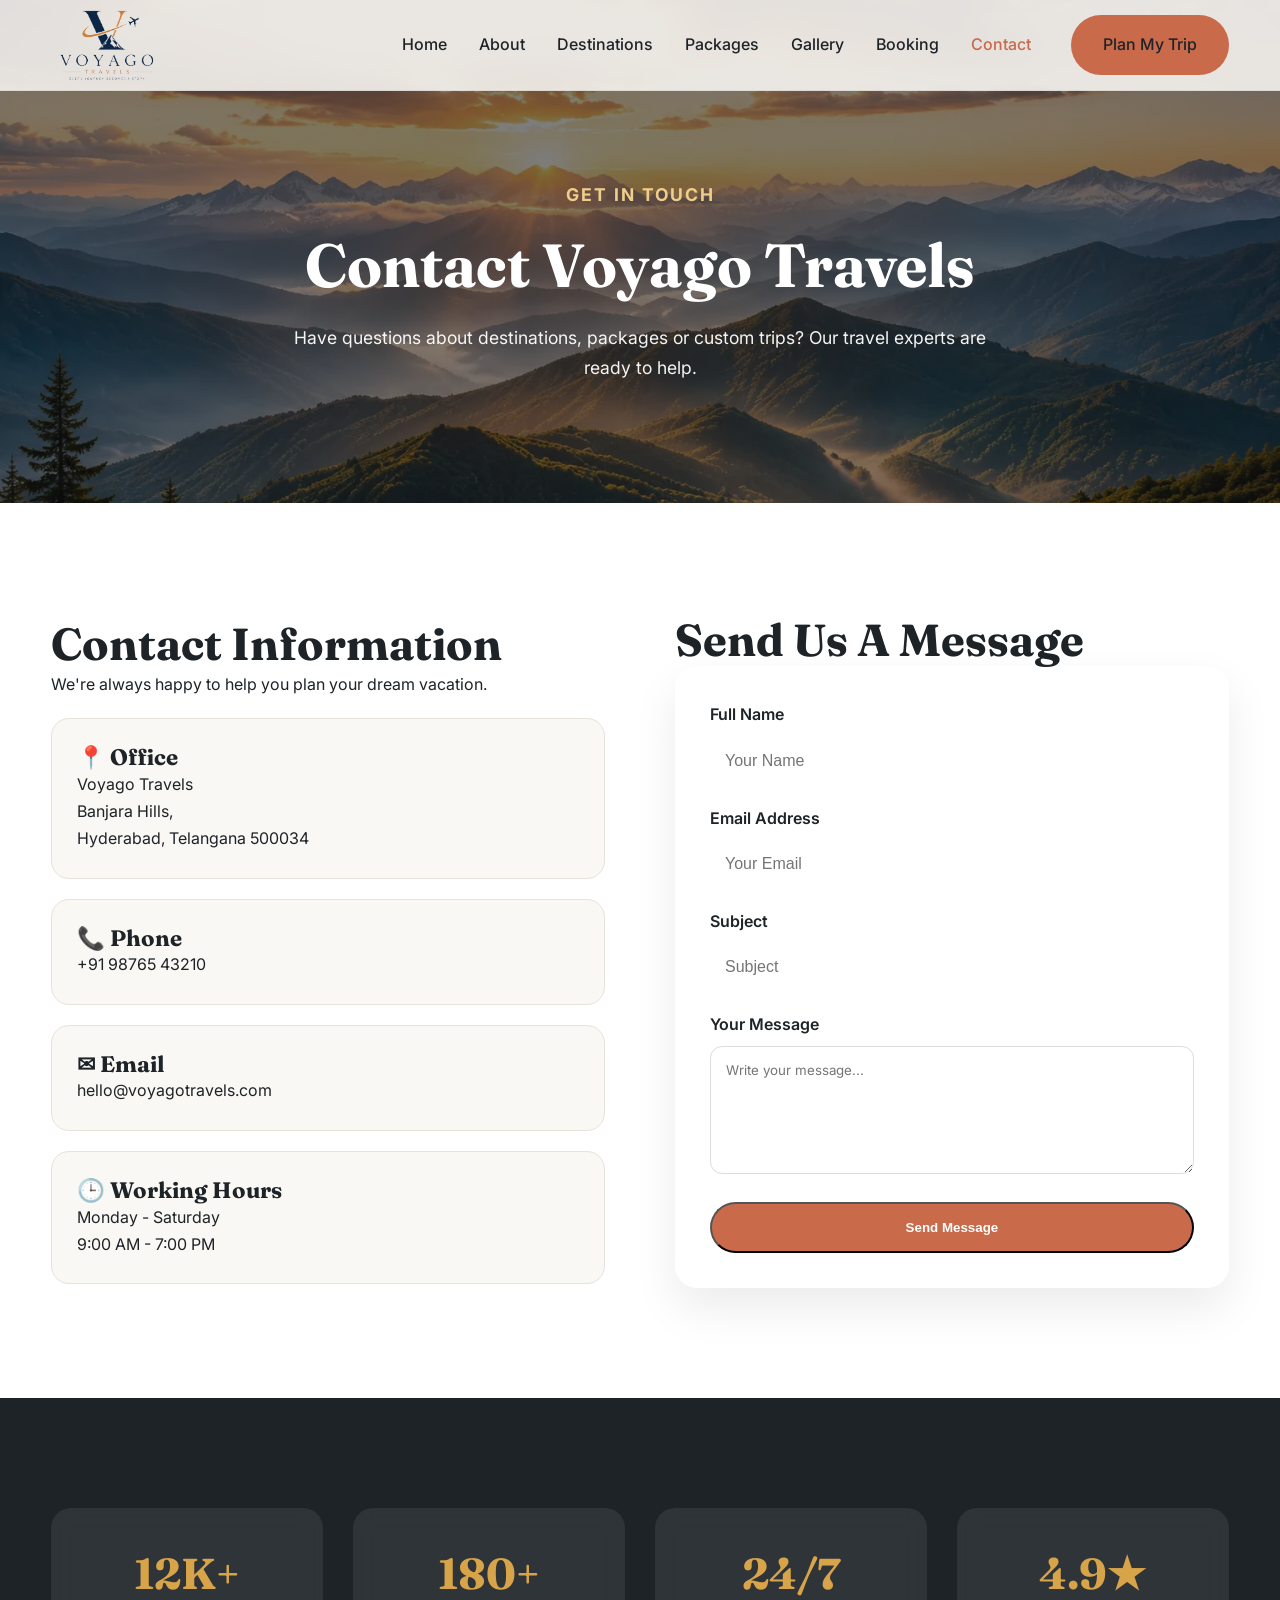
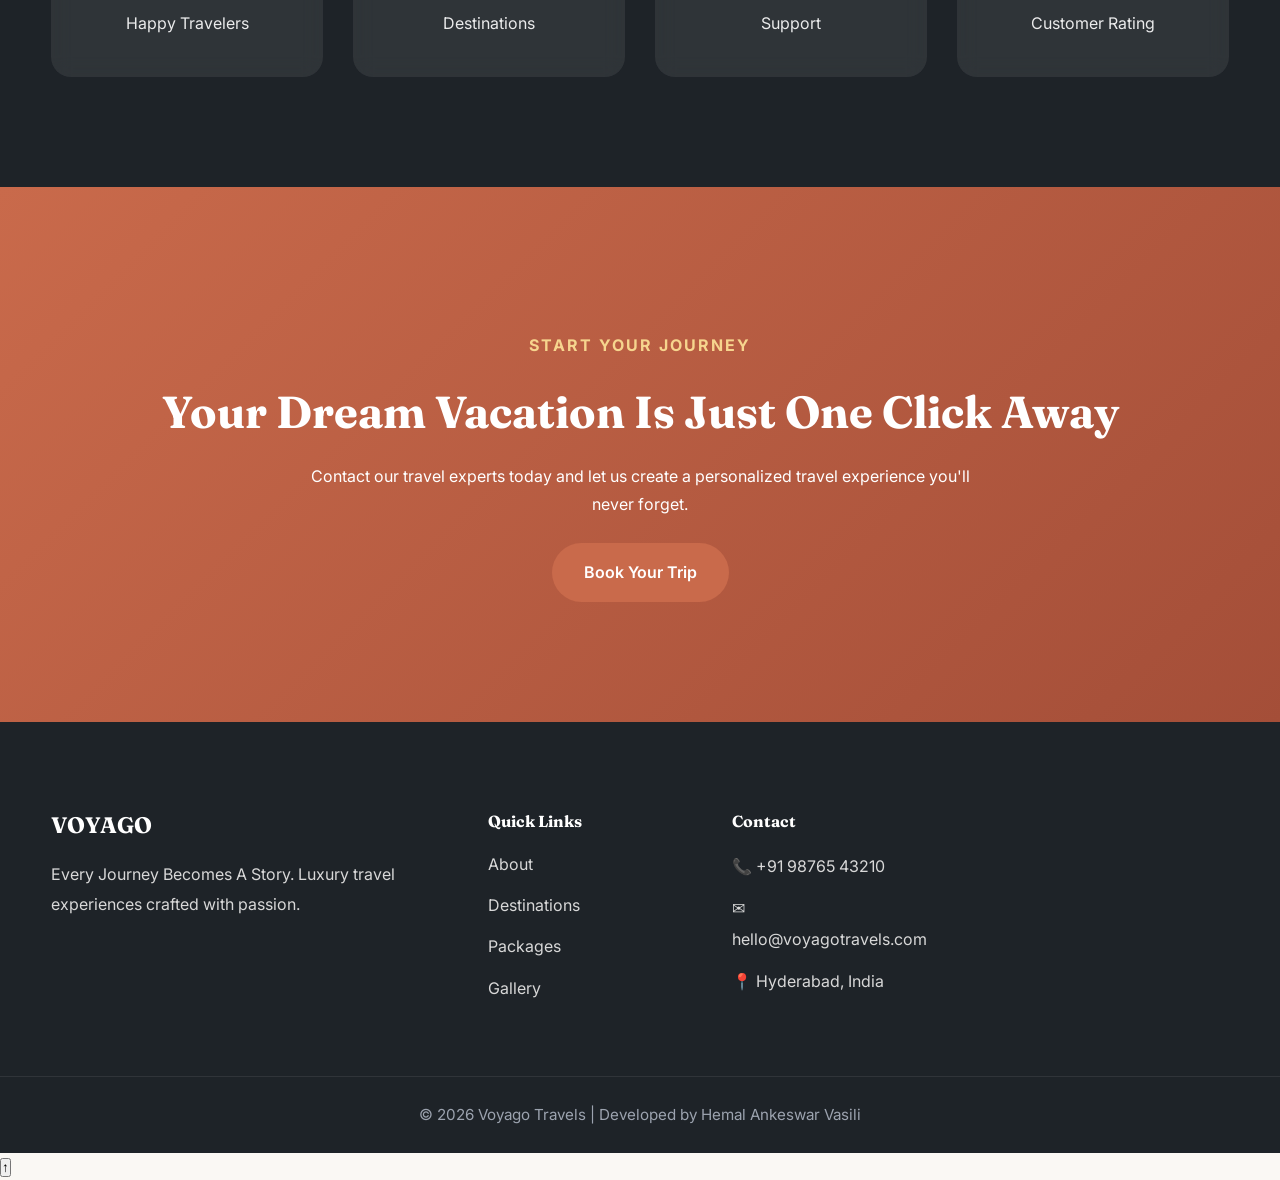
<file: contact.html>
<!DOCTYPE html>
<html lang="en">

<head>

    <!-- Basic Meta -->
    <meta charset="UTF-8">
    <meta name="viewport" content="width=device-width, initial-scale=1.0">
    <meta name="author" content="Hemal Ankeswar Vasili">

    <!-- SEO -->
    <title>Contact Voyago Travels | Luxury Travel Agency | Book Your Journey</title>

    <meta name="description"
        content="Contact Voyago Travels for holiday bookings, luxury tour packages, travel enquiries, and customized travel experiences across India.">

    <meta name="keywords"
        content="contact Voyago Travels, travel agency India, holiday booking, customer support, travel enquiry, luxury tours">

    <link rel="canonical" href="https://voyago-travels.netlify.app/contact.html">

    <!-- Open Graph -->
    <meta property="og:title" content="Contact Voyago Travels">
    <meta property="og:description" content="Contact Voyago Travels for luxury holiday bookings and travel assistance.">
    <meta property="og:image" content="https://voyago-travels.netlify.app/assets/images/brand/logo.png">
    <meta property="og:type" content="website">
    <meta property="og:url" content="https://voyago-travels.netlify.app/contact.html">

    <!-- Twitter Card -->
    <meta name="twitter:card" content="summary_large_image">
    <meta name="twitter:title" content="Contact Voyago Travels">
    <meta name="twitter:description" content="Contact Voyago Travels for luxury holiday bookings and travel assistance.">
    <meta name="twitter:image" content="https://voyago-travels.netlify.app/assets/images/brand/logo.png">

    <!-- Favicon -->
    <link rel="icon" href="favicon.ico">

    <!-- Fonts -->
    <link rel="preconnect" href="https://fonts.googleapis.com">
    <link rel="preconnect" href="https://fonts.gstatic.com" crossorigin>

    <link href="https://fonts.googleapis.com/css2?family=Fraunces:wght@600;700&family=Inter:wght@300;400;500;600;700&display=swap"
        rel="stylesheet">

    <!-- Styles -->
    <link rel="stylesheet" href="assets/css/main.css">

</head>

<body>

<header class="header">

<div class="container">

<a href="index.html" class="logo">

<img
src="assets/images/brand/logo.png"
alt="Voyago Travels Logo"
class="logo-image">

</a>

<nav class="navbar">

<ul>

<li><a href="index.html">Home</a></li>
<li><a href="about.html">About</a></li>
<li><a href="destinations.html">Destinations</a></li>
<li><a href="packages.html">Packages</a></li>
<li><a href="gallery.html">Gallery</a></li>
<li><a href="booking.html">Booking</a></li>
<li><a class="active" href="contact.html">Contact</a></li>

</ul>

<a href="booking.html" class="primary-btn">

Plan My Trip

</a>

</nav>

</div>

</header>

<main>

<section class="page-hero">

<div class="container">

<p class="eyebrow">

GET IN TOUCH

</p>

<h1>Contact Voyago Travels</h1>

<p>

Have questions about destinations, packages or custom trips?
Our travel experts are ready to help.

</p>

</div>

</section>

<section class="contact-section">

<div class="container">

<div class="two-column">

<div>

<h2>

Contact Information

</h2>

<p>

We're always happy to help you plan your dream vacation.

</p>

<div class="contact-card">

<h3>📍 Office</h3>

<p>

Voyago Travels<br>

Banjara Hills,<br>

Hyderabad, Telangana 500034

</p>

</div>

<div class="contact-card">

<h3>📞 Phone</h3>

<p>

+91 98765 43210

</p>

</div>

<div class="contact-card">

<h3>✉ Email</h3>

<p>

hello@voyagotravels.com

</p>

</div>

<div class="contact-card">

<h3>🕒 Working Hours</h3>

<p>

Monday - Saturday<br>

9:00 AM - 7:00 PM

</p>

</div>

</div>

<div>

<h2>

Send Us A Message

</h2>

<form class="contact-form">

<div class="form-group">

<label>Full Name</label>

<input
type="text"
placeholder="Your Name"
required>

</div>

<div class="form-group">

<label>Email Address</label>

<input
type="email"
placeholder="Your Email"
required>

</div>

<div class="form-group">

<label>Subject</label>

<input
type="text"
placeholder="Subject"
required>

</div>

<div class="form-group">

<label>Your Message</label>

<textarea
rows="6"
placeholder="Write your message..."
required></textarea>

</div>

<button
type="submit"
class="primary-btn full-width">

Send Message

</button>

</form>

</div>

</div>

</div>

</section>

<section class="company-stats">

<div class="container">

<div class="stats-grid">

<div class="stat-card">

<h2>12K+</h2>

<p>Happy Travelers</p>

</div>

<div class="stat-card">

<h2>180+</h2>

<p>Destinations</p>

</div>

<div class="stat-card">

<h2>24/7</h2>

<p>Support</p>

</div>

<div class="stat-card">

<h2>4.9★</h2>

<p>Customer Rating</p>

</div>

</div>

</div>

</section>

<section class="cta">

<div class="container text-center">

<p class="eyebrow">

START YOUR JOURNEY

</p>

<h2>

Your Dream Vacation Is Just One Click Away

</h2>

<p>

Contact our travel experts today and let us create a personalized travel experience you'll never forget.

</p>

<a href="booking.html"
class="primary-btn">

Book Your Trip

</a>

</div>

</section>

</main>

<footer class="footer">

<div class="container footer-grid">

<div>

<h3>

VOYAGO

</h3>

<p>

Every Journey Becomes A Story.

Luxury travel experiences crafted with passion.

</p>

</div>

<div>

<h4>

Quick Links

</h4>

<ul>

<li><a href="about.html">About</a></li>
<li><a href="destinations.html">Destinations</a></li>
<li><a href="packages.html">Packages</a></li>
<li><a href="gallery.html">Gallery</a></li>

</ul>

</div>

<div>

<h4>

Contact

</h4>

<p>📞 +91 98765 43210</p>

<p>✉ hello@voyagotravels.com</p>

<p>📍 Hyderabad, India</p>

</div>

</div>

<div class="copyright">

© 2026 Voyago Travels | Developed by Hemal Ankeswar Vasili

</div>

</footer>

<script src="assets/js/main.js"></script>

<!--Start of Tawk.to Script-->
<script type="text/javascript">
var Tawk_API=Tawk_API||{}, Tawk_LoadStart=new Date();
(function(){
var s1=document.createElement("script"),s0=document.getElementsByTagName("script")[0];
s1.async=true;
s1.src='https://embed.tawk.to/6a45aee3539b7e1d4b7d2c95/1jsg36adm';
s1.charset='UTF-8';
s1.setAttribute('crossorigin','*');
s0.parentNode.insertBefore(s1,s0);
})();
</script>
<!--End of Tawk.to Script-->

</body>

</html>
</file>
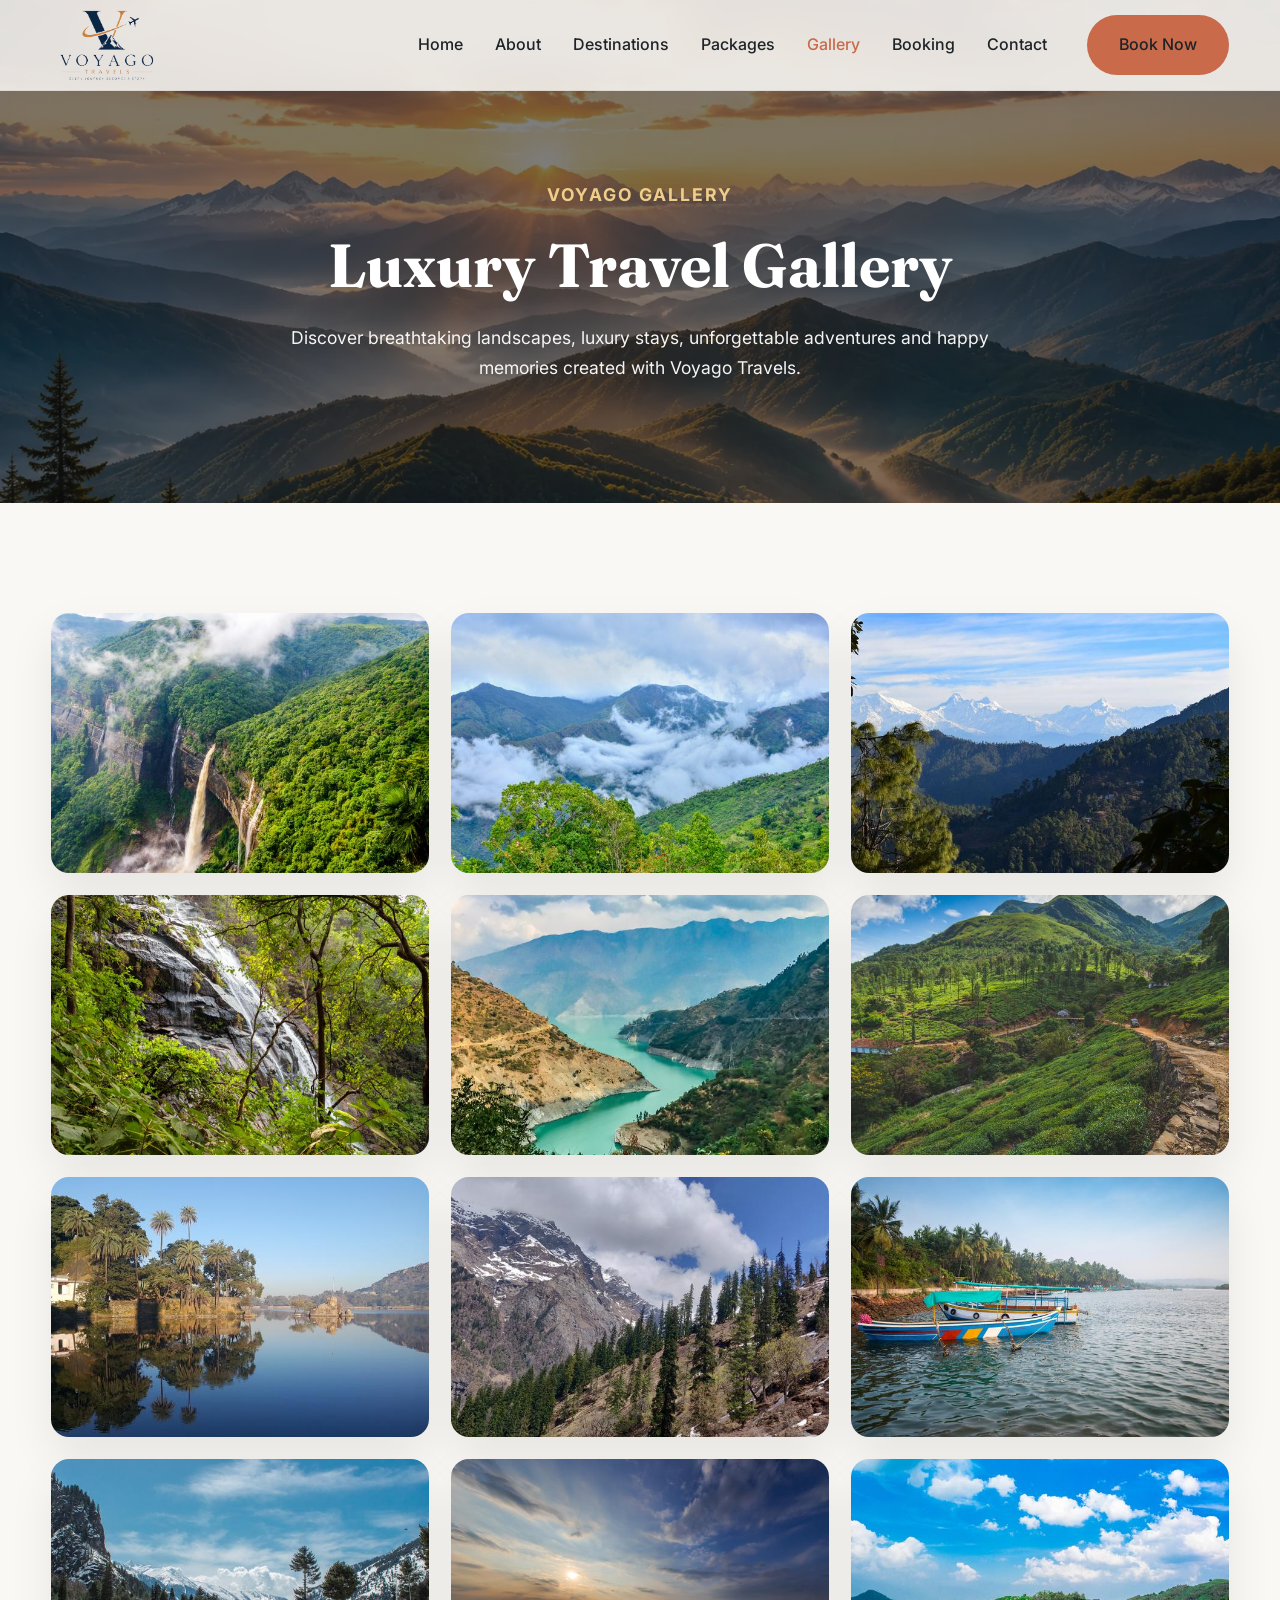
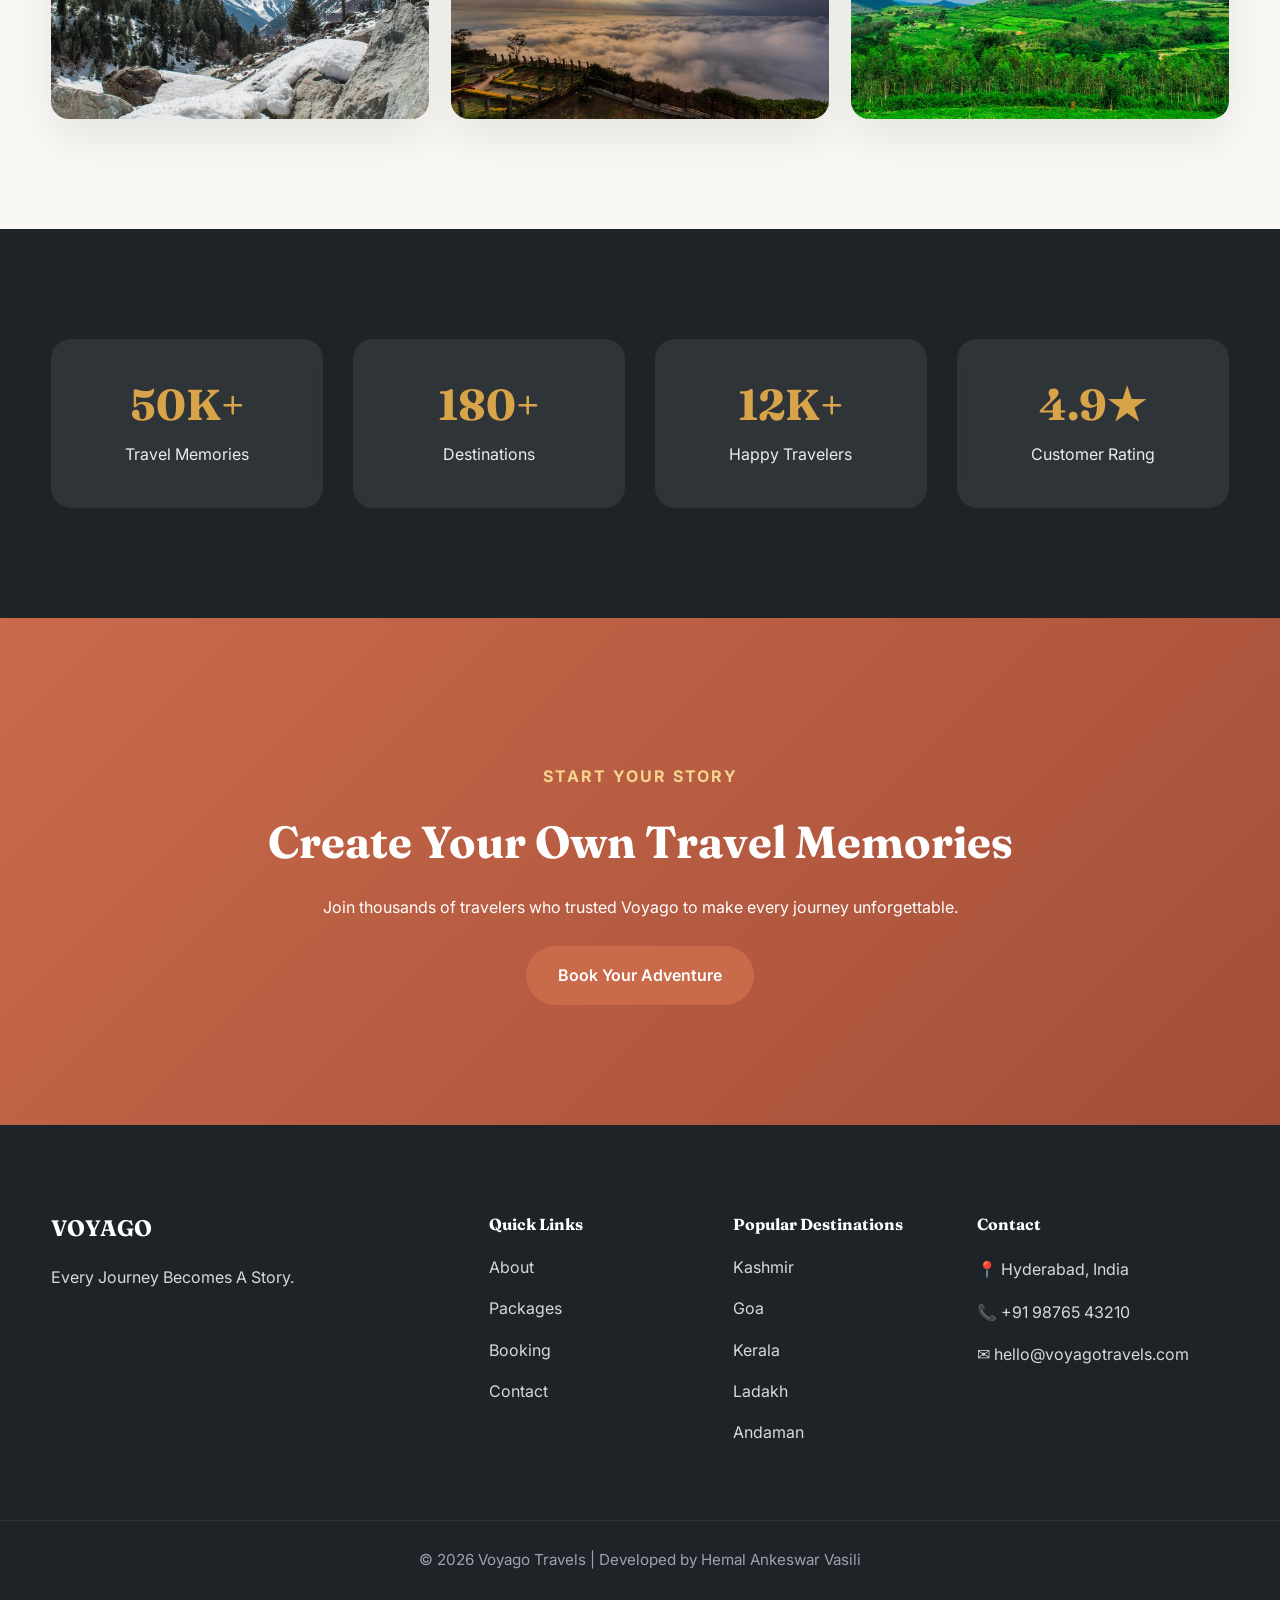
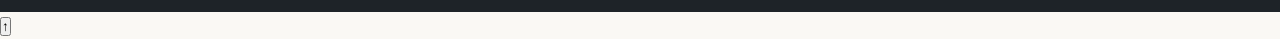
<file: gallery.html>
<!DOCTYPE html>
<html lang="en">

<head>

    <!-- Basic Meta -->
    <meta charset="UTF-8">
    <meta name="viewport" content="width=device-width, initial-scale=1.0">
    <meta name="author" content="Hemal Ankeswar Vasili">

    <!-- SEO -->
    <title>Travel Gallery | Luxury Holiday Destinations | Voyago Travels India</title>

    <meta name="description"
        content="Explore stunning travel moments with Voyago Travels. Browse our luxury travel gallery featuring Kashmir, Goa, Kerala, Ladakh, Jaipur, Andaman, and unforgettable holiday experiences.">

    <meta name="keywords"
        content="travel gallery, India travel photos, Kashmir gallery, Goa beaches, Kerala backwaters, Ladakh mountains, luxury travel, Voyago Travels">

    <link rel="canonical" href="https://voyago-travels.netlify.app/gallery.html">

    <!-- Open Graph -->
    <meta property="og:title" content="Travel Gallery | Voyago Travels">
    <meta property="og:description" content="Discover breathtaking travel destinations through the Voyago Travels gallery.">
    <meta property="og:image" content="https://voyago-travels.netlify.app/assets/images/brand/logo.png">
    <meta property="og:type" content="website">
    <meta property="og:url" content="https://voyago-travels.netlify.app/gallery.html">

    <!-- Twitter Card -->
    <meta name="twitter:card" content="summary_large_image">
    <meta name="twitter:title" content="Travel Gallery | Voyago Travels">
    <meta name="twitter:description" content="Browse beautiful travel memories and luxury destinations with Voyago Travels.">
    <meta name="twitter:image" content="https://voyago-travels.netlify.app/assets/images/brand/logo.png">

    <!-- Favicon -->
    <link rel="icon" href="favicon.ico">

    <!-- Fonts -->
    <link rel="preconnect" href="https://fonts.googleapis.com">
    <link rel="preconnect" href="https://fonts.gstatic.com" crossorigin>

    <link href="https://fonts.googleapis.com/css2?family=Fraunces:wght@600;700&family=Inter:wght@300;400;500;600;700&display=swap"
        rel="stylesheet">

    <!-- Styles -->
    <link rel="stylesheet" href="assets/css/main.css">

</head>

<body>

<header class="header">

<div class="container">

<a href="index.html" class="logo">

<img
src="assets/images/brand/logo.png"
alt="Voyago Travels Logo"
class="logo-image">

</a>

<nav class="navbar">

<ul>

<li><a href="index.html">Home</a></li>
<li><a href="about.html">About</a></li>
<li><a href="destinations.html">Destinations</a></li>
<li><a href="packages.html">Packages</a></li>
<li><a class="active" href="gallery.html">Gallery</a></li>
<li><a href="booking.html">Booking</a></li>
<li><a href="contact.html">Contact</a></li>

</ul>

<a href="booking.html" class="primary-btn">

Book Now

</a>

</nav>

</div>

</header>

<main>

<section class="page-hero">

<div class="container">

<p class="eyebrow">

VOYAGO GALLERY

</p>

<h1>Luxury Travel Gallery</h1>

<p>

Discover breathtaking landscapes, luxury stays, unforgettable adventures and happy memories created with Voyago Travels.

</p>

</div>

</section>

<section class="gallery-preview">

<div class="container">

<div class="gallery-grid">

<img src="assets/images/gallery/gallery1.webp" alt="Sunrise over Himalayan mountains" loading="lazy">

<img src="assets/images/gallery/gallery2.webp" alt="Luxury beach resort in Goa" loading="lazy">

<img src="assets/images/gallery/gallery3.webp" alt="Houseboat on Kerala backwaters" loading="lazy">

<img src="assets/images/gallery/gallery4.webp" alt="Adventure trek in Ladakh" loading="lazy">

<img src="assets/images/gallery/gallery5.webp" alt="Royal palace in Jaipur" loading="lazy">

<img src="assets/images/gallery/gallery6.webp" alt="Crystal clear waters in Andaman" loading="lazy">

<img src="assets/images/gallery/gallery7.webp" alt="Luxury infinity pool resort" loading="lazy">

<img src="assets/images/gallery/gallery8.webp" alt="Camping under the stars" loading="lazy">

<img src="assets/images/gallery/gallery9.webp" alt="Family enjoying vacation" loading="lazy">

<img src="assets/images/gallery/gallery10.webp" alt="Romantic honeymoon dinner" loading="lazy">

<img src="assets/images/gallery/gallery11.webp" alt="Wildlife safari jeep" loading="lazy">

<img src="assets/images/gallery/gallery12.webp" alt="Traveler enjoying mountain sunrise" loading="lazy">

</div>

</div>

</section>

<section class="company-stats">

<div class="container">

<div class="stats-grid">

<div class="stat-card">

<h2>50K+</h2>

<p>Travel Memories</p>

</div>

<div class="stat-card">

<h2>180+</h2>

<p>Destinations</p>

</div>

<div class="stat-card">

<h2>12K+</h2>

<p>Happy Travelers</p>

</div>

<div class="stat-card">

<h2>4.9★</h2>

<p>Customer Rating</p>

</div>

</div>

</div>

</section>

<section class="cta">

<div class="container text-center">

<p class="eyebrow">

START YOUR STORY

</p>

<h2>

Create Your Own Travel Memories

</h2>

<p>

Join thousands of travelers who trusted Voyago to make every journey unforgettable.

</p>

<a href="booking.html" class="primary-btn">

Book Your Adventure

</a>

</div>

</section>

</main>

<footer class="footer">

<div class="container footer-grid">

<div>

<h3>VOYAGO</h3>

<p>

Every Journey Becomes A Story.

</p>

</div>

<div>

<h4>Quick Links</h4>

<ul>

<li><a href="about.html">About</a></li>

<li><a href="packages.html">Packages</a></li>

<li><a href="booking.html">Booking</a></li>

<li><a href="contact.html">Contact</a></li>

</ul>

</div>

<div>

<h4>Popular Destinations</h4>

<ul>

<li>Kashmir</li>

<li>Goa</li>

<li>Kerala</li>

<li>Ladakh</li>

<li>Andaman</li>

</ul>

</div>

<div>

<h4>Contact</h4>

<p>📍 Hyderabad, India</p>

<p>📞 +91 98765 43210</p>

<p>✉ hello@voyagotravels.com</p>

</div>

</div>

<div class="copyright">

<p>

© 2026 Voyago Travels | Developed by Hemal Ankeswar Vasili

</p>

</div>

</footer>

<script src="assets/js/main.js"></script>

<!--Start of Tawk.to Script-->
<script type="text/javascript">
var Tawk_API=Tawk_API||{}, Tawk_LoadStart=new Date();
(function(){
var s1=document.createElement("script"),s0=document.getElementsByTagName("script")[0];
s1.async=true;
s1.src='https://embed.tawk.to/6a45aee3539b7e1d4b7d2c95/1jsg36adm';
s1.charset='UTF-8';
s1.setAttribute('crossorigin','*');
s0.parentNode.insertBefore(s1,s0);
})();
</script>
<!--End of Tawk.to Script-->

</body>

</html>
</file>
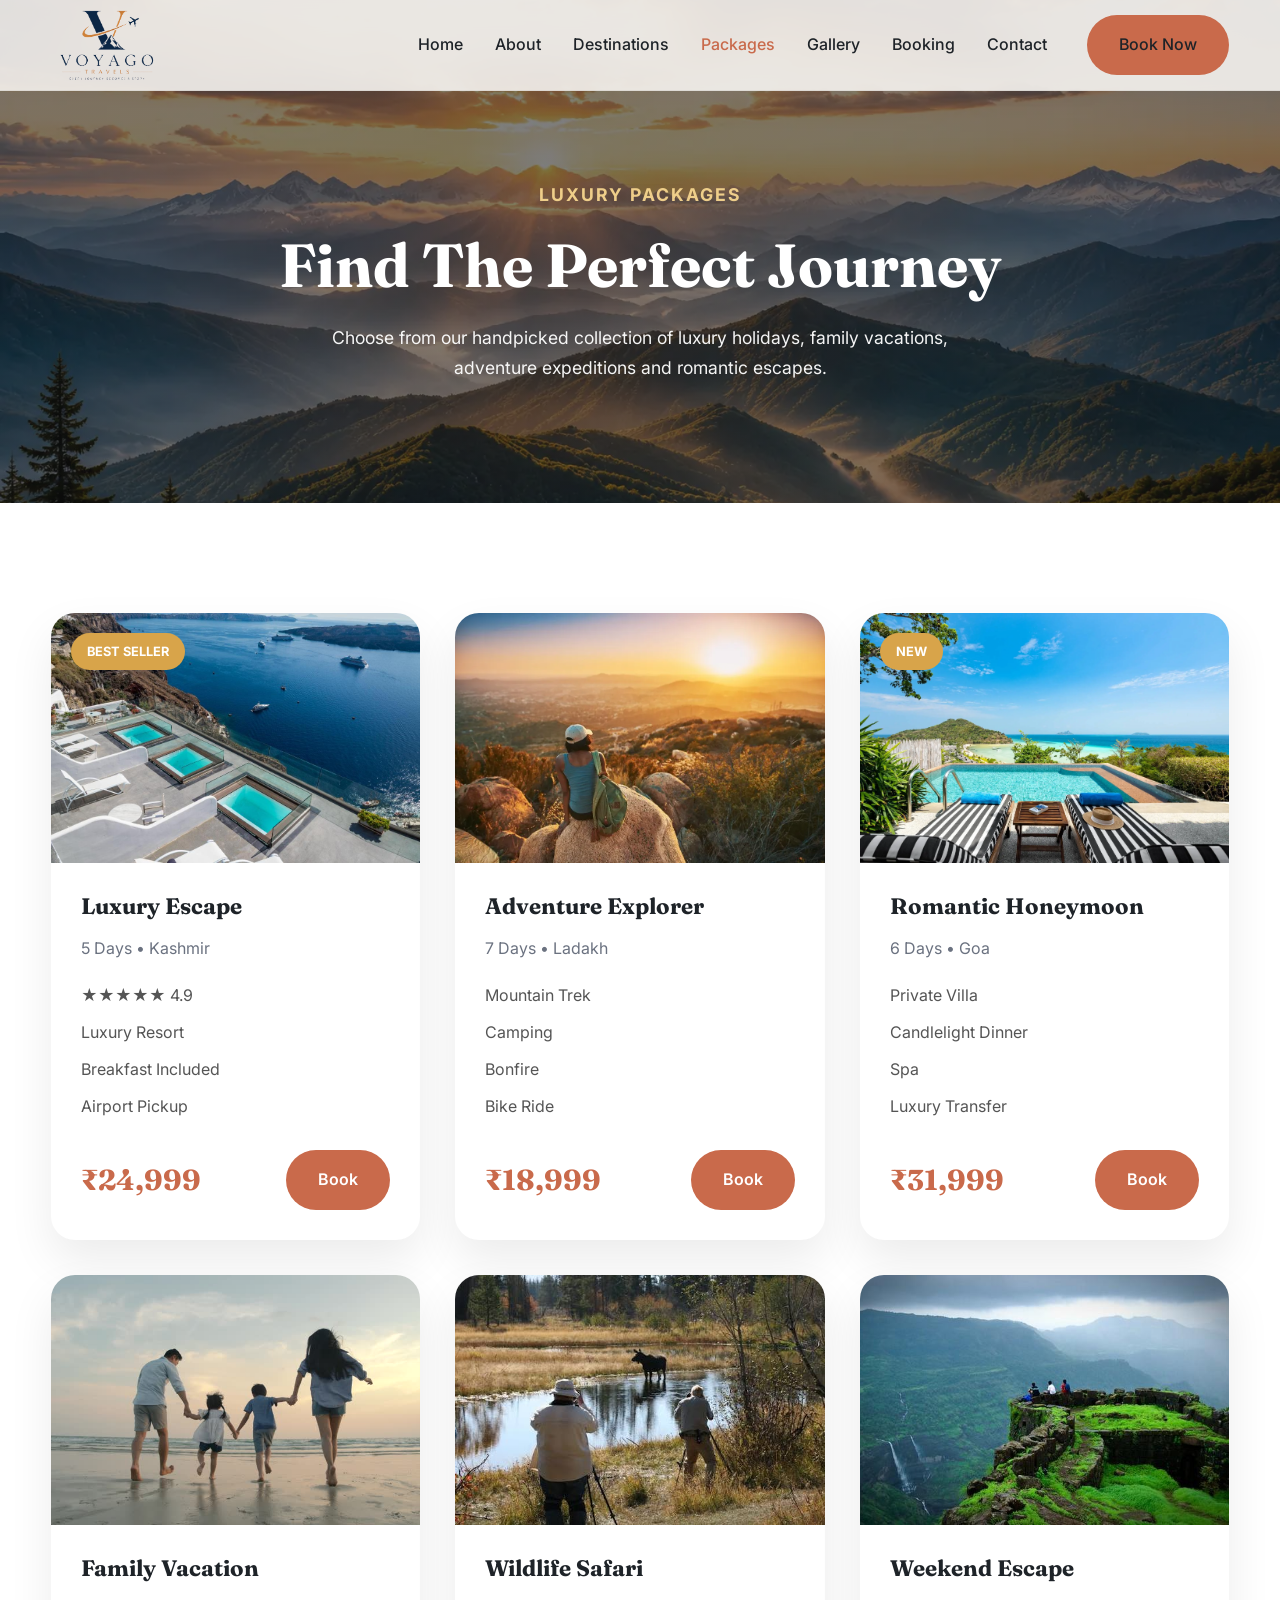
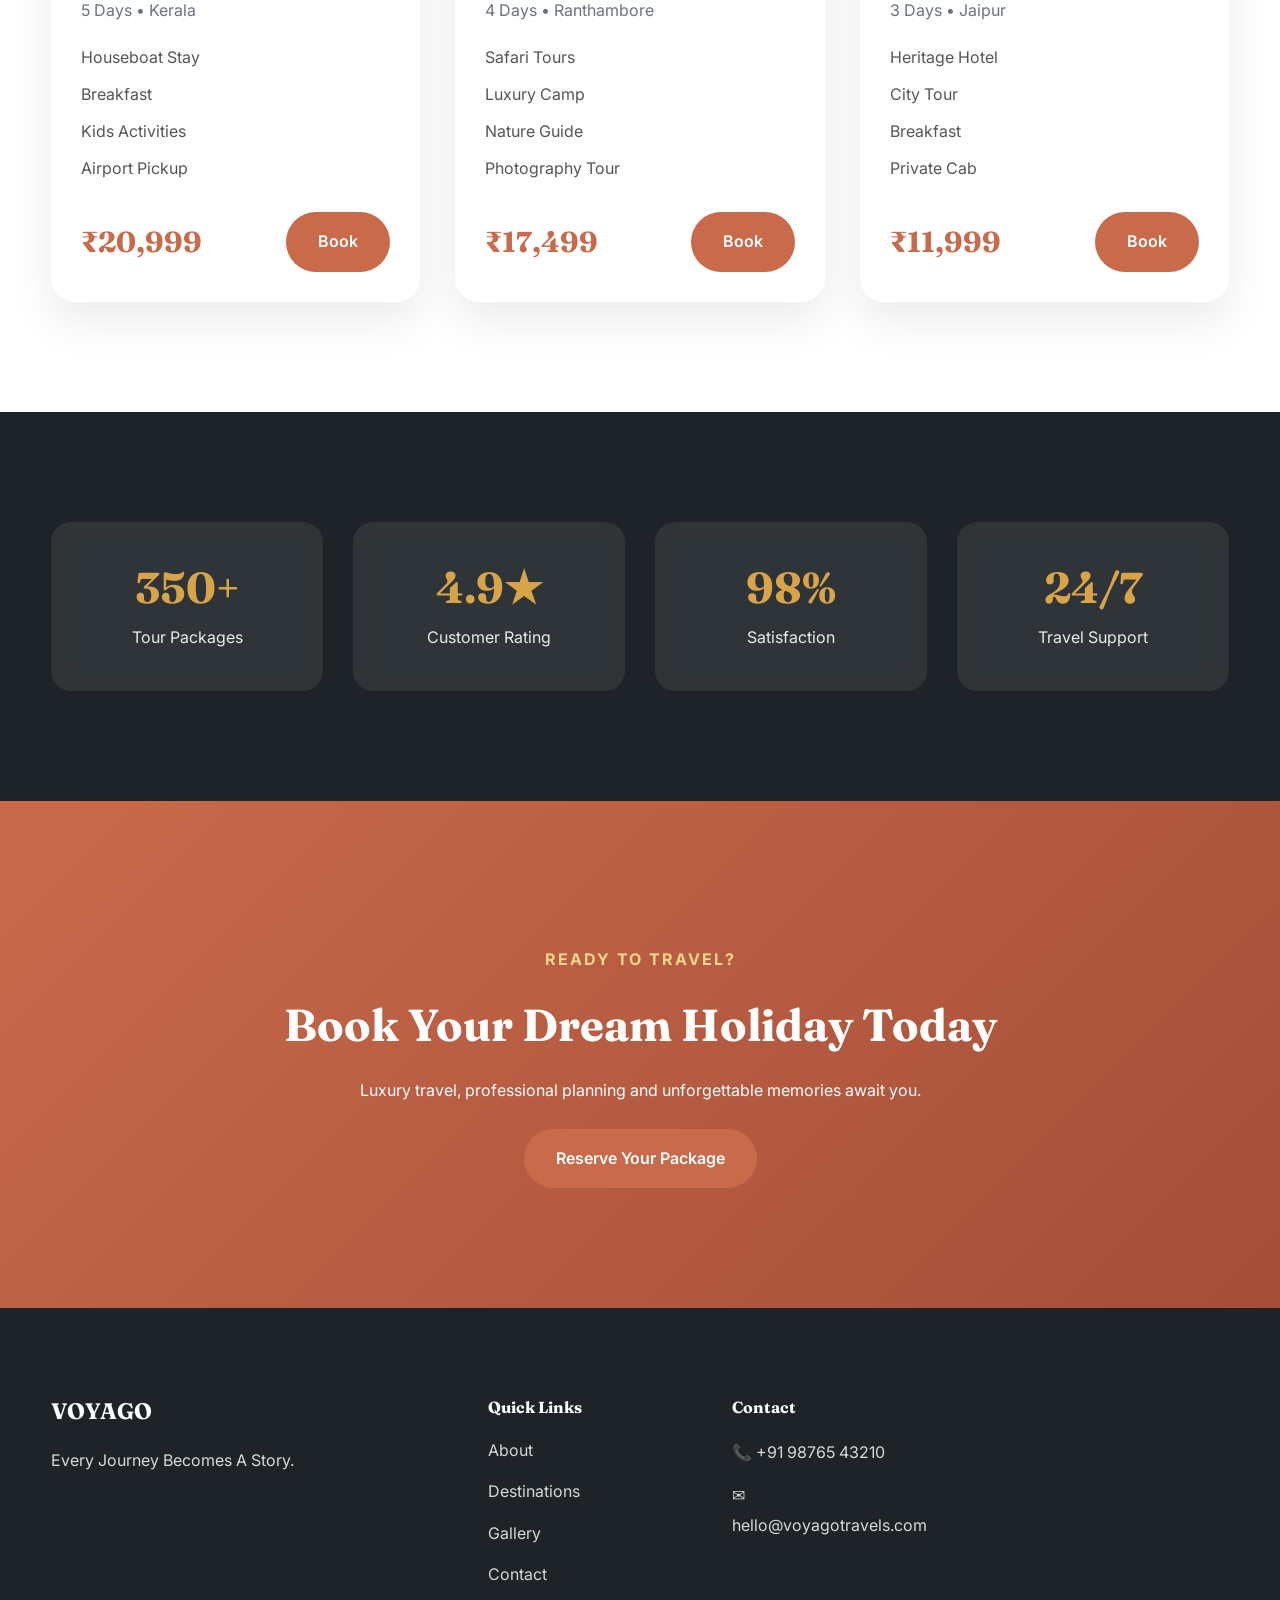
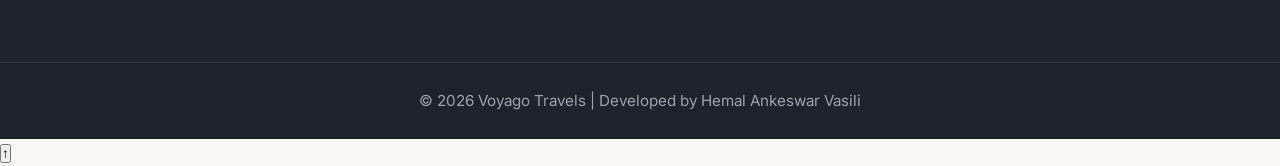
<file: packages.html>
<!DOCTYPE html>
<html lang="en">

<head>

    <!-- Basic Meta -->
    <meta charset="UTF-8">
    <meta name="viewport" content="width=device-width, initial-scale=1.0">
    <meta name="author" content="Hemal Ankeswar Vasili">

    <!-- SEO -->
    <title>Luxury Tour Packages in India | Voyago Travels | Holiday Packages</title>

    <meta name="description"
        content="Discover premium tour packages with Voyago Travels. Explore luxury holidays, honeymoon escapes, family vacations, adventure tours, and customized travel experiences across India.">

    <meta name="keywords"
        content="tour packages India, luxury holidays, honeymoon packages, family vacations, adventure tours, travel packages, Voyago Travels">

    <link rel="canonical" href="https://voyago-travels.netlify.app/packages.html">

    <!-- Open Graph -->
    <meta property="og:title" content="Luxury Tour Packages | Voyago Travels">
    <meta property="og:description" content="Explore premium holiday packages and unforgettable travel experiences with Voyago Travels.">
    <meta property="og:image" content="https://voyago-travels.netlify.app/assets/images/brand/logo.png">
    <meta property="og:type" content="website">
    <meta property="og:url" content="https://voyago-travels.netlify.app/packages.html">

    <!-- Twitter Card -->
    <meta name="twitter:card" content="summary_large_image">
    <meta name="twitter:title" content="Luxury Tour Packages | Voyago Travels">
    <meta name="twitter:description" content="Browse luxury, honeymoon, family, and adventure travel packages across India.">
    <meta name="twitter:image" content="https://voyago-travels.netlify.app/assets/images/brand/logo.png">

    <!-- Favicon -->
    <link rel="icon" href="favicon.ico">

    <!-- Fonts -->
    <link rel="preconnect" href="https://fonts.googleapis.com">
    <link rel="preconnect" href="https://fonts.gstatic.com" crossorigin>

    <link href="https://fonts.googleapis.com/css2?family=Fraunces:wght@600;700&family=Inter:wght@300;400;500;600;700&display=swap"
        rel="stylesheet">

    <!-- Styles -->
    <link rel="stylesheet" href="assets/css/main.css">

</head>

<body>

<header class="header">

<div class="container">

<a href="index.html" class="logo">

<img
src="assets/images/brand/logo.png"
alt="Voyago Travels Logo"
class="logo-image">

</a>

<nav class="navbar">

<ul>

<li><a href="index.html">Home</a></li>
<li><a href="about.html">About</a></li>
<li><a href="destinations.html">Destinations</a></li>
<li><a class="active" href="packages.html">Packages</a></li>
<li><a href="gallery.html">Gallery</a></li>
<li><a href="booking.html">Booking</a></li>
<li><a href="contact.html">Contact</a></li>

</ul>

<a href="booking.html" class="primary-btn">

Book Now

</a>

</nav>

</div>

</header>

<main>

<section class="page-hero">

<div class="container">

<p class="eyebrow">

LUXURY PACKAGES

</p>

<h1>

Find The Perfect Journey

</h1>

<p>

Choose from our handpicked collection of luxury holidays,
family vacations,
adventure expeditions and romantic escapes.

</p>

</div>

</section>

<section class="packages">

<div class="container">

<div class="package-grid">

<article class="package-card">

<div class="badge">

BEST SELLER

</div>

<img src="assets/images/packages/luxury.webp"
alt="Luxury Escape">

<div class="package-content">

<h3>

Luxury Escape

</h3>

<p>

5 Days • Kashmir

</p>

<ul>

<li>★★★★★ 4.9</li>
<li>Luxury Resort</li>
<li>Breakfast Included</li>
<li>Airport Pickup</li>

</ul>

<div class="price-row">

<h4>

₹24,999

</h4>

<a href="booking.html"
class="primary-btn">

Book

</a>

</div>

</div>

</article>

<article class="package-card">

<img src="assets/images/packages/adventure.webp"
alt="Adventure Trek">

<div class="package-content">

<h3>

Adventure Explorer

</h3>

<p>

7 Days • Ladakh

</p>

<ul>

<li>Mountain Trek</li>
<li>Camping</li>
<li>Bonfire</li>
<li>Bike Ride</li>

</ul>

<div class="price-row">

<h4>

₹18,999

</h4>

<a href="booking.html"
class="primary-btn">

Book

</a>

</div>

</div>

</article>

<article class="package-card">

<div class="badge">

NEW

</div>

<img src="assets/images/packages/honeymoon.webp"
alt="Honeymoon Package">

<div class="package-content">

<h3>

Romantic Honeymoon

</h3>

<p>

6 Days • Goa

</p>

<ul>

<li>Private Villa</li>
<li>Candlelight Dinner</li>
<li>Spa</li>
<li>Luxury Transfer</li>

</ul>

<div class="price-row">

<h4>

₹31,999

</h4>

<a href="booking.html"
class="primary-btn">

Book

</a>

</div>

</div>

</article>

<article class="package-card">

<img src="assets/images/packages/family.webp"
alt="Family Holiday">

<div class="package-content">

<h3>

Family Vacation

</h3>

<p>

5 Days • Kerala

</p>

<ul>

<li>Houseboat Stay</li>
<li>Breakfast</li>
<li>Kids Activities</li>
<li>Airport Pickup</li>

</ul>

<div class="price-row">

<h4>

₹20,999

</h4>

<a href="booking.html"
class="primary-btn">

Book

</a>

</div>

</div>

</article>

<article class="package-card">

<img src="assets/images/packages/wildlife.webp"
alt="Wildlife Safari">

<div class="package-content">

<h3>

Wildlife Safari

</h3>

<p>

4 Days • Ranthambore

</p>

<ul>

<li>Safari Tours</li>
<li>Luxury Camp</li>
<li>Nature Guide</li>
<li>Photography Tour</li>

</ul>

<div class="price-row">

<h4>

₹17,499

</h4>

<a href="booking.html"
class="primary-btn">

Book

</a>

</div>

</div>

</article>

<article class="package-card">

<img src="assets/images/packages/weekend.webp"
alt="Weekend Getaway">

<div class="package-content">

<h3>

Weekend Escape

</h3>

<p>

3 Days • Jaipur

</p>

<ul>

<li>Heritage Hotel</li>
<li>City Tour</li>
<li>Breakfast</li>
<li>Private Cab</li>

</ul>

<div class="price-row">

<h4>

₹11,999

</h4>

<a href="booking.html"
class="primary-btn">

Book

</a>

</div>

</div>

</article>

</div>

</div>

</section>

<section class="company-stats">

<div class="container">

<div class="stats-grid">

<div class="stat-card">

<h2>350+</h2>

<p>Tour Packages</p>

</div>

<div class="stat-card">

<h2>4.9★</h2>

<p>Customer Rating</p>

</div>

<div class="stat-card">

<h2>98%</h2>

<p>Satisfaction</p>

</div>

<div class="stat-card">

<h2>24/7</h2>

<p>Travel Support</p>

</div>

</div>

</div>

</section>

<section class="cta">

<div class="container text-center">

<p class="eyebrow">

READY TO TRAVEL?

</p>

<h2>

Book Your Dream Holiday Today

</h2>

<p>

Luxury travel,
professional planning
and unforgettable memories await you.

</p>

<a href="booking.html"
class="primary-btn">

Reserve Your Package

</a>

</div>

</section>

</main>

<footer class="footer">

<div class="container footer-grid">

<div>

<h3>

VOYAGO

</h3>

<p>

Every Journey Becomes A Story.

</p>

</div>

<div>

<h4>

Quick Links

</h4>

<ul>

<li><a href="about.html">About</a></li>
<li><a href="destinations.html">Destinations</a></li>
<li><a href="gallery.html">Gallery</a></li>
<li><a href="contact.html">Contact</a></li>

</ul>

</div>

<div>

<h4>

Contact

</h4>

<p>📞 +91 98765 43210</p>
<p>✉ hello@voyagotravels.com</p>

</div>

</div>

<div class="copyright">

© 2026 Voyago Travels | Developed by Hemal Ankeswar Vasili

</div>

</footer>

<script src="assets/js/main.js"></script>

<!--Start of Tawk.to Script-->
<script type="text/javascript">
var Tawk_API=Tawk_API||{}, Tawk_LoadStart=new Date();
(function(){
var s1=document.createElement("script"),s0=document.getElementsByTagName("script")[0];
s1.async=true;
s1.src='https://embed.tawk.to/6a45aee3539b7e1d4b7d2c95/1jsg36adm';
s1.charset='UTF-8';
s1.setAttribute('crossorigin','*');
s0.parentNode.insertBefore(s1,s0);
})();
</script>
<!--End of Tawk.to Script-->

</body>

</html>
</file>
<file: assets/css/main.css>
/* ==========================================================
   VOYAGO TRAVELS
   MAIN STYLESHEET
========================================================== */

:root{

--primary:#C96A4B;
--secondary:#1D6B5D;
--accent:#D8A44A;
--dark:#1E2328;
--light:#FAF8F4;
--white:#ffffff;
--gray:#6B7280;
--border:#E7E2DA;

--shadow:0 20px 45px rgba(0,0,0,.08);
--radius:18px;
--transition:.35s ease;

--container:1200px;

}

*{
margin:0;
padding:0;
box-sizing:border-box;
}

html{

scroll-behavior:smooth;

}

body{

font-family:'Inter',sans-serif;
background:var(--light);
color:var(--dark);
line-height:1.7;

}

img{

display:block;
width:100%;

}

a{

text-decoration:none;

}

ul{

list-style:none;

}

.container{

width:min(92%,var(--container));
margin:auto;

}

/* =======================================
TYPOGRAPHY
======================================= */

h1,h2,h3,h4{

font-family:'Fraunces',serif;
font-weight:700;
line-height:1.2;

}

h1{

font-size:4rem;

}

h2{

font-size:2.8rem;

}

h3{

font-size:1.4rem;

}

.section-title{

text-align:center;
margin-bottom:60px;

}

.section-title p{

color:var(--primary);
font-weight:700;
letter-spacing:2px;
margin-bottom:10px;

}

.section-title h2{

max-width:700px;
margin:auto;

}

/* =======================================
BUTTONS
======================================= */

.primary-btn{

display:inline-flex;
align-items:center;
justify-content:center;

padding:16px 32px;

background:var(--primary);

color:white;

border-radius:999px;

font-weight:600;

transition:var(--transition);

}

.primary-btn:hover{

transform:translateY(-4px);

background:#b85d3e;

}

.secondary-btn{

display:inline-flex;

padding:16px 30px;

border:2px solid var(--primary);

border-radius:999px;

color:var(--primary);

transition:var(--transition);

}

.secondary-btn:hover{

background:var(--primary);

color:white;

}

/* =======================================
HEADER
======================================= */

.header{

position:fixed;

top:0;

width:100%;

z-index:1000;

background:rgba(250,248,244,.88);

backdrop-filter:blur(18px);

border-bottom:1px solid rgba(0,0,0,.05);

}

.header .container{

display:flex;

justify-content:space-between;

align-items:center;

height:90px;

}

.logo{

display:flex;

align-items:center;

gap:12px;

font-family:'Fraunces',serif;

font-size:1.5rem;

font-weight:700;

color:var(--dark);

}

.logo-mark{

font-size:1.7rem;

color:var(--primary);

}

.navbar{

display:flex;

align-items:center;

gap:40px;

}

.navbar ul{

display:flex;

gap:32px;

}

.navbar a{

color:var(--dark);

font-weight:500;

transition:.3s;

}

.navbar a:hover,

.navbar .active{

color:var(--primary);

}

/* =======================================
HERO
======================================= */

.hero{

min-height:100vh;

display:flex;

align-items:center;

position:relative;

overflow:hidden;

background:url("../images/hero/hero-main.webp") center/cover;

}

.hero-overlay{

position:absolute;

inset:0;

background:linear-gradient(
90deg,
rgba(0,0,0,.65),
rgba(0,0,0,.25)
);

}

.hero-grid{

position:relative;

z-index:2;

display:grid;

grid-template-columns:1.2fr .8fr;

gap:70px;

align-items:center;

padding-top:120px;

padding-bottom:80px;

}

.hero-content{

color:white;

}

.eyebrow{

display:inline-block;

margin-bottom:20px;

font-weight:700;

letter-spacing:2px;

text-transform:uppercase;

color:#F6D58E;

}

.hero h1{

margin-bottom:30px;

}

.hero p{

font-size:1.1rem;

max-width:650px;

margin-bottom:35px;

}

.hero-buttons{

display:flex;

gap:18px;

margin-bottom:50px;

}

.hero-features{

display:flex;

gap:50px;

}

.hero-features h3{

font-size:2rem;

color:white;

}

.hero-features p{

margin:0;

color:#ddd;

}

/* =======================================
BOOKING CARD
======================================= */

.hero-card{

background:rgba(255,255,255,.15);

backdrop-filter:blur(22px);

padding:35px;

border-radius:24px;

box-shadow:var(--shadow);

color:white;

}

.hero-card h2{

margin-bottom:25px;

}

.form-group{

margin-bottom:20px;

}

.form-group label{

display:block;

margin-bottom:8px;

font-weight:600;

}

.form-group input,

.form-group select{

width:100%;

padding:15px;

border:none;

border-radius:12px;

font-size:1rem;

}

.hero-card button{

width:100%;

margin-top:10px;

border:none;

cursor:pointer;

}

/* =======================================
SECTION SPACING
======================================= */

section{

padding:110px 0;

}

/* =======================================
FEATURED DESTINATIONS
======================================= */

.destination-grid{

display:grid;

grid-template-columns:repeat(3,1fr);

gap:35px;

}

.card{

background:var(--white);

border-radius:24px;

overflow:hidden;

box-shadow:var(--shadow);

transition:var(--transition);

}

.card:hover{

transform:translateY(-12px);

}

.card img{

height:270px;

object-fit:cover;

}

.card-content{

padding:28px;

}

.card-content h3{

margin-bottom:12px;

}

.card-content p{

color:var(--gray);

margin-bottom:18px;

}

.card-content span{

display:block;

font-weight:700;

color:var(--primary);

margin-bottom:20px;

}

.card-content a{

font-weight:600;

color:var(--secondary);

}

/* =======================================
PACKAGES
======================================= */

.packages{

background:#fff;

}

.package-grid{

display:grid;

grid-template-columns:repeat(3,1fr);

gap:35px;

}

.package-card{

position:relative;

background:white;

border-radius:24px;

overflow:hidden;

box-shadow:var(--shadow);

transition:.35s;

}

.package-card:hover{

transform:translateY(-12px);

}

.package-card img{

height:250px;

object-fit:cover;

}

.package-content{

padding:30px;

}

.package-content p{

color:var(--gray);

margin:15px 0;

}

.package-content ul{

margin:20px 0;

}

.package-content li{

margin-bottom:10px;

color:#555;

}

.price-row{

display:flex;

justify-content:space-between;

align-items:center;

margin-top:30px;

}

.price-row h4{

font-size:1.8rem;

color:var(--primary);

}

.badge{

position:absolute;

top:20px;

left:20px;

background:var(--accent);

padding:8px 16px;

border-radius:999px;

font-size:.8rem;

font-weight:700;

color:white;

}

/* =======================================
WHY US
======================================= */

.why-us{

background:#f8f5ef;

}

.feature-grid{

display:grid;

grid-template-columns:repeat(4,1fr);

gap:30px;

}

.feature-card{

background:white;

padding:40px 30px;

border-radius:20px;

text-align:center;

box-shadow:var(--shadow);

transition:.35s;

}

.feature-card:hover{

transform:translateY(-10px);

}

.feature-icon{

width:80px;

height:80px;

display:flex;

align-items:center;

justify-content:center;

margin:auto;

font-size:2rem;

border-radius:50%;

background:#fff3ea;

margin-bottom:20px;

}

.feature-card p{

margin-top:12px;

color:var(--gray);

}

/* =======================================
TESTIMONIALS
======================================= */

.testimonial-grid{

display:grid;

grid-template-columns:repeat(3,1fr);

gap:35px;

}

.testimonial-card{

background:white;

padding:35px;

border-radius:20px;

text-align:center;

box-shadow:var(--shadow);

}

.testimonial-card img{

width:90px;

height:90px;

border-radius:50%;

margin:auto;

margin-bottom:20px;

object-fit:cover;

border:4px solid var(--primary);

}

.testimonial-card p{

font-style:italic;

margin-bottom:25px;

color:#555;

}

.testimonial-card h4{

margin-bottom:6px;

}

.testimonial-card span{

color:var(--gray);

}

/* =======================================
GALLERY PREVIEW
======================================= */

.gallery-preview{

background:var(--light);

}

.gallery-grid{

display:grid;

grid-template-columns:repeat(3,1fr);

gap:22px;

}

.gallery-grid img{

height:260px;

object-fit:cover;

border-radius:18px;

transition:.45s;

cursor:pointer;

box-shadow:var(--shadow);

}

.gallery-grid img:hover{

transform:scale(1.05);

}

.gallery-button{

text-align:center;

margin-top:45px;

}

/* =======================================
FAQ
======================================= */

.faq{

background:#ffffff;

}

.faq-list{

max-width:900px;

margin:auto;

}

.faq-item{

background:white;

margin-bottom:18px;

border-radius:18px;

box-shadow:var(--shadow);

overflow:hidden;

}

.faq-question{

width:100%;

padding:22px 28px;

border:none;

background:white;

cursor:pointer;

font-size:1rem;

font-weight:600;

display:flex;

justify-content:space-between;

align-items:center;

transition:.3s;

}

.faq-question:hover{

background:#faf7f2;

}

.faq-answer{

display:none;

padding:0 28px 24px;

color:var(--gray);

line-height:1.8;

}

/* =======================================
NEWSLETTER
======================================= */

.newsletter{

background:linear-gradient(135deg,#C96A4B,#A34D36);

color:white;

}

.newsletter-box{

display:grid;

grid-template-columns:1fr auto;

gap:40px;

align-items:center;

}

.newsletter-form{

display:flex;

gap:15px;

}

.newsletter-form input{

width:340px;

padding:18px 20px;

border:none;

border-radius:999px;

font-size:1rem;

}

.newsletter-form input:focus{

outline:none;

}

.newsletter-form button{

border:none;

cursor:pointer;

}

/* =======================================
FOOTER
======================================= */

.footer{

background:#1E2328;

color:#d8d8d8;

padding:90px 0 25px;

}

.footer-grid{

display:grid;

grid-template-columns:2fr 1fr 1fr 1.3fr;

gap:50px;

}

.footer h3,

.footer h4{

color:white;

margin-bottom:20px;

}

.footer p{

line-height:1.9;

margin-bottom:12px;

}

.footer ul li{

margin-bottom:14px;

}

.footer a{

color:#d8d8d8;

transition:.3s;

}

.footer a:hover{

color:white;

}

.social-links{

display:flex;

flex-wrap:wrap;

gap:14px;

margin-top:15px;

}

.social-links a{

padding:8px 14px;

border:1px solid rgba(255,255,255,.15);

border-radius:999px;

font-size:.9rem;

}

.copyright{

border-top:1px solid rgba(255,255,255,.08);

margin-top:60px;

padding-top:25px;

text-align:center;

font-size:.95rem;

color:#9CA3AF;

}

/* =======================================
UTILITY CLASSES
======================================= */

.full-width{

width:100%;

}

.text-center{

text-align:center;

}

.mt-2{

margin-top:20px;

}

.mt-4{

margin-top:40px;

}

/* =======================================
ANIMATIONS
======================================= */

@keyframes fadeUp{

from{

opacity:0;

transform:translateY(40px);

}

to{

opacity:1;

transform:translateY(0);

}

}

@keyframes float{

0%,100%{

transform:translateY(0);

}

50%{

transform:translateY(-10px);

}

}

.hero-content{

animation:fadeUp .9s ease;

}

.hero-card{

animation:fadeUp 1.2s ease;

}

.card:hover,
.package-card:hover,
.feature-card:hover{

box-shadow:0 25px 60px rgba(0,0,0,.12);

}

.logo-mark{

animation:float 4s ease-in-out infinite;

}

/* =======================================
RESPONSIVE
======================================= */

@media(max-width:1100px){

.hero-grid,
.newsletter-box{

grid-template-columns:1fr;

}

.destination-grid,
.package-grid,
.testimonial-grid{

grid-template-columns:repeat(2,1fr);

}

.feature-grid{

grid-template-columns:repeat(2,1fr);

}

.footer-grid{

grid-template-columns:repeat(2,1fr);

}

.hero h1{

font-size:3.2rem;

}

}

@media(max-width:768px){

.navbar ul{

display:none;

}

.hero{

text-align:center;

}

.hero-buttons{

justify-content:center;

flex-wrap:wrap;

}

.hero-features{

justify-content:center;

flex-wrap:wrap;

gap:30px;

}

.destination-grid,
.package-grid,
.feature-grid,
.testimonial-grid,
.gallery-grid,
.footer-grid{

grid-template-columns:1fr;

}

.newsletter-form{

flex-direction:column;

}

.newsletter-form input{

width:100%;

}

h1{

font-size:2.5rem;

}

h2{

font-size:2rem;

}

section{

padding:80px 0;

}

.header .container{

height:80px;

}

}

@media(max-width:480px){

.container{

width:94%;

}

.hero{

min-height:auto;

padding-top:120px;

padding-bottom:80px;

}

.hero-card{

padding:25px;

}

.primary-btn,
.secondary-btn{

width:100%;

justify-content:center;

}

.hero-buttons{

flex-direction:column;

}

.card img,
.package-card img,
.gallery-grid img{

height:220px;

}

}

/* =======================================
PAGE HERO
======================================= */

.page-hero{

padding:180px 0 120px;
text-align:center;
background:linear-gradient(rgba(20,20,20,.55),rgba(20,20,20,.55)),
url("../images/hero/page-banner.webp") center/cover;
color:#fff;

}

.page-hero h1{

margin:20px 0;
font-size:3.8rem;

}

.page-hero p{

max-width:700px;
margin:auto;
font-size:1.1rem;
opacity:.95;

}

/* =======================================
TWO COLUMN
======================================= */

.two-column{

display:grid;
grid-template-columns:1fr 1fr;
gap:70px;
align-items:center;

}

.two-column img{

border-radius:24px;
box-shadow:0 20px 50px rgba(0,0,0,.12);

}

/* =======================================
TIMELINE
======================================= */

.timeline{

background:#fff;

}

.timeline-grid{

display:grid;
grid-template-columns:repeat(4,1fr);
gap:25px;

}

.timeline-card{

background:#fff;
padding:35px;
border-radius:20px;
box-shadow:var(--shadow);
text-align:center;
transition:.35s;

}

.timeline-card:hover{

transform:translateY(-8px);

}

.timeline-card span{

display:inline-block;
margin-bottom:18px;
color:var(--primary);
font-weight:700;
font-size:1.1rem;

}

/* =======================================
TEAM
======================================= */

.team{

background:#f8f5ef;

}

.team-grid{

display:grid;
grid-template-columns:repeat(3,1fr);
gap:30px;

}

.team-card{

background:#fff;
padding:30px;
text-align:center;
border-radius:20px;
box-shadow:var(--shadow);

}

.team-card img{

width:170px;
height:170px;
border-radius:50%;
margin:auto;
object-fit:cover;
margin-bottom:20px;

}

.team-card span{

display:block;
margin:10px 0;
color:var(--primary);
font-weight:600;

}

/* =======================================
CONTACT
======================================= */

.contact-section{

background:#fff;

}

.contact-card{

background:#faf8f4;
padding:25px;
border-radius:18px;
margin-top:20px;
border:1px solid var(--border);

}

.contact-form,
.booking-form{

background:#fff;
padding:35px;
border-radius:22px;
box-shadow:var(--shadow);

}

textarea{

width:100%;
padding:15px;
border-radius:12px;
border:1px solid #ddd;
resize:vertical;
font-family:inherit;

}

/* =======================================
COMPANY STATS
======================================= */

.company-stats{

background:#1E2328;
color:#fff;

}

.stats-grid{

display:grid;
grid-template-columns:repeat(4,1fr);
gap:30px;

}

.stat-card{

background:rgba(255,255,255,.08);
padding:40px;
border-radius:20px;
text-align:center;
backdrop-filter:blur(10px);

}

.stat-card h2{

font-size:2.7rem;
color:var(--accent);

}

.stat-card p{

margin-top:10px;
opacity:.9;

}

/* =======================================
CTA
======================================= */

.cta{

padding:120px 0;
text-align:center;
background:linear-gradient(135deg,#C96A4B,#A44E38);
color:#fff;

}

.cta p{

max-width:700px;
margin:25px auto;

}

/* =======================================
RESPONSIVE ADDITIONS
======================================= */

@media(max-width:992px){

.two-column,
.timeline-grid,
.team-grid,
.stats-grid{

grid-template-columns:1fr;

}

.page-hero h1{

font-size:2.8rem;

}

}
.logo-image{

height:90px;
width:auto;
display:block;
object-fit:contain;

}
</file>
